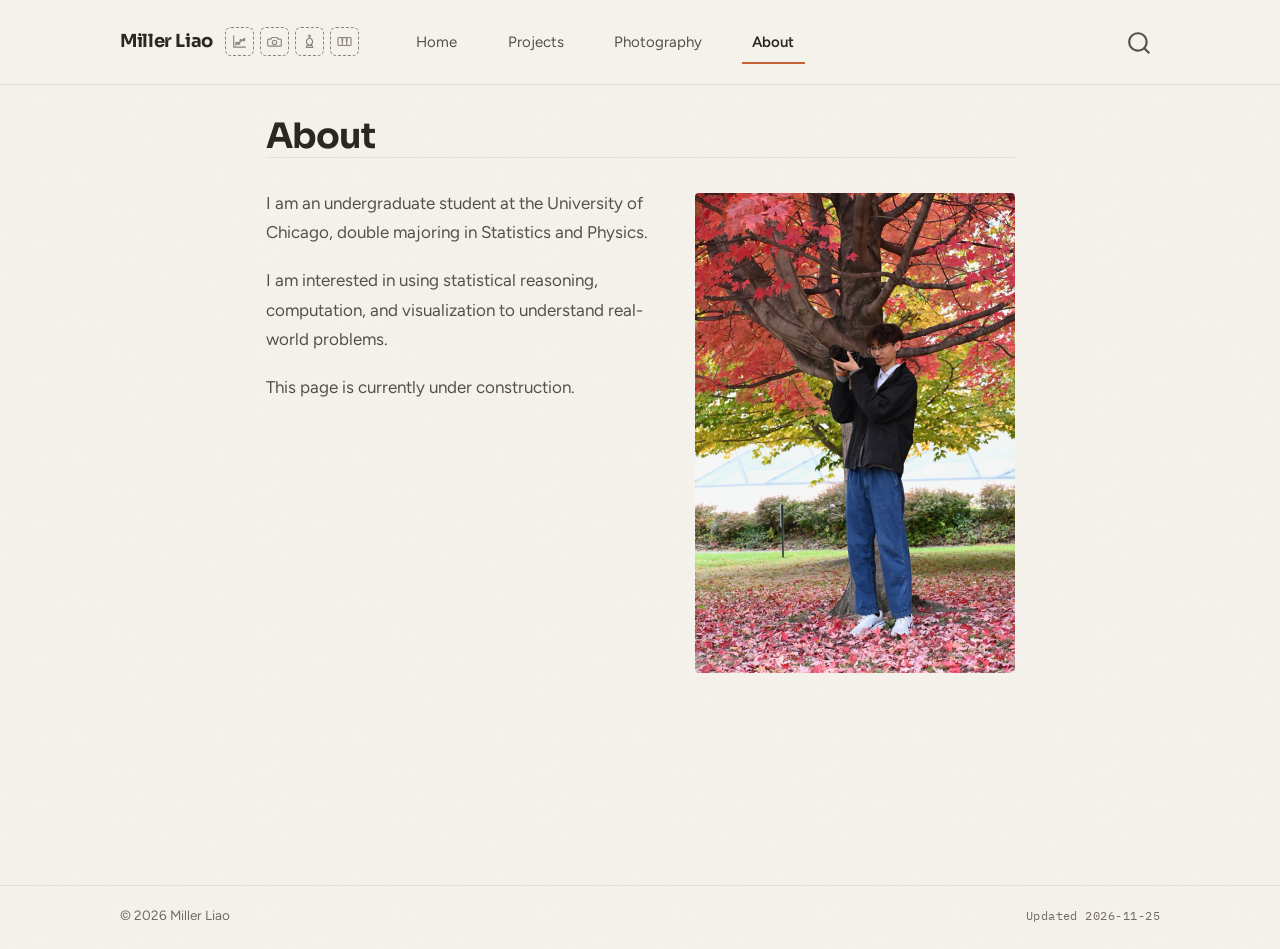
<file: about.html>
<!DOCTYPE html>
<html xmlns="http://www.w3.org/1999/xhtml" lang="en" xml:lang="en"><head>

<meta charset="utf-8">
<meta name="generator" content="quarto-1.9.38">

<meta name="viewport" content="width=device-width, initial-scale=1.0, user-scalable=yes">


<title>About – Miller Liao</title>
<style>
/* Default styles provided by pandoc.
** See https://pandoc.org/MANUAL.html#variables-for-html for config info.
*/
code{white-space: pre-wrap;}
span.smallcaps{font-variant: small-caps;}
div.columns{display: flex; gap: min(4vw, 1.5em);}
div.column{flex: auto; overflow-x: auto;}
div.hanging-indent{margin-left: 1.5em; text-indent: -1.5em;}
ul.task-list{list-style: none;}
ul.task-list li input[type="checkbox"] {
  width: 0.8em;
  margin: 0 0.8em 0.2em -1em; /* quarto-specific, see https://github.com/quarto-dev/quarto-cli/issues/4556 */ 
  vertical-align: middle;
}
</style>


<script src="site_libs/quarto-nav/quarto-nav.js"></script>
<script src="site_libs/quarto-nav/headroom.min.js"></script>
<script src="site_libs/clipboard/clipboard.min.js"></script>
<script src="site_libs/quarto-search/autocomplete.umd.js"></script>
<script src="site_libs/quarto-search/fuse.min.js"></script>
<script src="site_libs/quarto-search/quarto-search.js"></script>
<meta name="quarto:offset" content="./">
<script src="site_libs/quarto-html/quarto.js" type="module"></script>
<script src="site_libs/quarto-html/tabsets/tabsets.js" type="module"></script>
<script src="site_libs/quarto-html/popper.min.js"></script>
<script src="site_libs/quarto-html/tippy.umd.min.js"></script>
<script src="site_libs/quarto-html/anchor.min.js"></script>
<link href="site_libs/quarto-html/tippy.css" rel="stylesheet">
<link href="site_libs/quarto-html/quarto-syntax-highlighting-5f0e52f7877e3a078c44e13fc828ca0d.css" rel="stylesheet" id="quarto-text-highlighting-styles">
<script src="site_libs/bootstrap/bootstrap.min.js"></script>
<link href="site_libs/bootstrap/bootstrap-icons.css" rel="stylesheet">
<link href="site_libs/bootstrap/bootstrap-1185c29cb7250faf00c7a81d557d9f37.min.css" rel="stylesheet" append-hash="true" id="quarto-bootstrap" data-mode="light">
<script id="quarto-search-options" type="application/json">{
  "location": "navbar",
  "copy-button": false,
  "collapse-after": 3,
  "panel-placement": "end",
  "type": "overlay",
  "limit": 50,
  "keyboard-shortcut": [
    "f",
    "/",
    "s"
  ],
  "show-item-context": false,
  "language": {
    "search-no-results-text": "No results",
    "search-matching-documents-text": "matching documents",
    "search-copy-link-title": "Copy link to search",
    "search-hide-matches-text": "Hide additional matches",
    "search-more-match-text": "more match in this document",
    "search-more-matches-text": "more matches in this document",
    "search-clear-button-title": "Clear",
    "search-text-placeholder": "",
    "search-detached-cancel-button-title": "Cancel",
    "search-submit-button-title": "Submit",
    "search-label": "Search"
  }
}</script>
<meta name="color-scheme" content="only light">
<link rel="preconnect" href="https://fonts.googleapis.com">
<link rel="preconnect" href="https://fonts.gstatic.com" crossorigin="">
<link href="https://fonts.googleapis.com/css2?family=Sora:wght@600;700&amp;family=Figtree:wght@400;600&amp;family=IBM+Plex+Mono:wght@400&amp;display=swap" rel="stylesheet">


</head>

<body class="nav-fixed fullcontent quarto-light">

<div id="quarto-search-results"></div>
  <header id="quarto-header" class="headroom fixed-top">
    <nav class="navbar navbar-expand-lg " data-bs-theme="dark">
      <div class="navbar-container container-fluid">
      <div class="navbar-brand-container mx-auto">
    <a class="navbar-brand" href="./index.html">
    <span class="navbar-title">Miller Liao</span>
    </a>
  </div>
            <div id="quarto-search" class="" title="Search"></div>
          <button class="navbar-toggler" type="button" data-bs-toggle="collapse" data-bs-target="#navbarCollapse" aria-controls="navbarCollapse" role="menu" aria-expanded="false" aria-label="Toggle navigation" onclick="if (window.quartoToggleHeadroom) { window.quartoToggleHeadroom(); }">
  <span class="navbar-toggler-icon"></span>
</button>
          <div class="collapse navbar-collapse" id="navbarCollapse">
            <ul class="navbar-nav navbar-nav-scroll me-auto">
  <li class="nav-item">
    <a class="nav-link" href="./index.html"> 
<span class="menu-text">Home</span></a>
  </li>  
  <li class="nav-item">
    <a class="nav-link" href="./projects.html"> 
<span class="menu-text">Projects</span></a>
  </li>  
  <li class="nav-item">
    <a class="nav-link" href="./photography.html"> 
<span class="menu-text">Photography</span></a>
  </li>  
  <li class="nav-item">
    <a class="nav-link active" href="./about.html" aria-current="page"> 
<span class="menu-text">About</span></a>
  </li>  
</ul>
          </div> <!-- /navcollapse -->
            <div class="quarto-navbar-tools">
</div>
      </div> <!-- /container-fluid -->
    </nav>
</header>
<!-- content -->
<div id="quarto-content" class="quarto-container page-columns page-rows-contents page-layout-article page-navbar">
<!-- sidebar -->
<!-- margin-sidebar -->
    
<!-- main -->
<main class="content" id="quarto-document-content">
<!-- The four marks for what the site collects: statistics, photography, chess,
     piano. One copy, used through <use href="#mark-…"> by the navbar
     (assets/html/design-system.html) and by the About page. Same stroke
     weight, same size, drawn in currentColor. Hidden with zero size rather
     than display: none, which would stop <use> from drawing them. -->
<svg xmlns="http://www.w3.org/2000/svg" aria-hidden="true" focusable="false" style="position:absolute;width:0;height:0;overflow:hidden">
  <symbol id="mark-stats" viewbox="0 0 24 24">
    <g fill="none" stroke="currentColor" stroke-width="1.6" stroke-linecap="round" stroke-linejoin="round">
      <path d="M3.8 4v16h16.4"></path><path d="M6.4 16.9 19.6 7.4"></path>
      <circle cx="7.9" cy="14.3" r="1.15"></circle><circle cx="11.3" cy="14.9" r="1.15"></circle>
      <circle cx="13.9" cy="10.3" r="1.15"></circle><circle cx="18.2" cy="9.9" r="1.15"></circle>
    </g>
  </symbol>
  <symbol id="mark-camera" viewbox="0 0 24 24">
    <g fill="none" stroke="currentColor" stroke-width="1.6" stroke-linecap="round" stroke-linejoin="round">
      <path d="M4 8.6h2.9l1.5-2.2h7.2l1.5 2.2H20a1.6 1.6 0 0 1 1.6 1.6v6.6A1.6 1.6 0 0 1 20 18.6H4a1.6 1.6 0 0 1-1.6-1.6v-6.6A1.6 1.6 0 0 1 4 8.6Z"></path>
      <circle cx="12" cy="13.4" r="3.1"></circle>
    </g>
  </symbol>
  <symbol id="mark-king" viewbox="0 0 24 24">
    <g fill="none" stroke="currentColor" stroke-width="1.6" stroke-linecap="round" stroke-linejoin="round">
      <path d="M12 2.6v4M10 4.3h4"></path>
      <path d="M12 6.6c-2.9 1.5-4.4 3.4-4.4 5.6 0 2.2 1.5 4 4.4 5.6 2.9-1.6 4.4-3.4 4.4-5.6 0-2.2-1.5-4.1-4.4-5.6Z"></path>
      <path d="M8.4 17.8h7.2l1.1 2.6H7.3Z"></path>
    </g>
  </symbol>
  <symbol id="mark-piano" viewbox="0 0 24 24">
    <g fill="none" stroke="currentColor" stroke-width="1.6" stroke-linecap="round" stroke-linejoin="round">
      <rect x="2.8" y="6.4" width="18.4" height="11.2" rx="1.4"></rect>
      <path d="M8.9 12.6v5"></path><path d="M15.1 12.6v5"></path>
      <path d="M7.7 6.4h2.4v6h-2.4zM13.9 6.4h2.4v6h-2.4z" fill="currentColor" stroke="none"></path>
    </g>
  </symbol>
</svg>

<header id="title-block-header" class="quarto-title-block default">
<div class="quarto-title">
<h1 class="title">About</h1>
</div>



<div class="quarto-title-meta">

    
  
    
  </div>
  


</header>


<figure class="about-portrait figure">
  <img src="assets/img/about-portrait.jpg" width="640" height="960" alt="" class="figure-img">
</figure>
<p>I am an undergraduate student at the University of Chicago, double majoring in Statistics and Physics.</p>
<p>I am interested in using statistical reasoning, computation, and visualization to understand real-world problems.</p>
<p>This page is currently under construction.</p>



</main> <!-- /main -->
<script>
/*
 * DOM touches Quarto's templates do not expose:
 *   1. the four marks beside the wordmark, and the small dialog they open
 *   2. wrapping "FIG. N —" so only the label carries terracotta
 * Everything else is CSS in custom.scss.
 */
(function () {
  /* Four marks for what the site collects: statistics, photography, chess,
     piano. Quarto's navbar takes a wordmark and nothing else, so they go in
     here, after the wordmark's link rather than inside it: the wordmark goes
     home, the marks go nowhere. The drawings live once, in
     assets/html/marks.html, and are drawn here by reference. Each is a boxed
     toggle: pressed, the box fills with that mark's colour. */
  var MARKS = [["stats", "Statistics"], ["camera", "Photography"], ["king", "Chess"], ["piano", "Piano"]];
  function markButton(m) {
    return '<button type="button" class="brand-mark" data-mark="' + m[0] + '" aria-pressed="false" aria-label="' + m[1] + '">' +
      '<svg viewBox="0 0 24 24" aria-hidden="true" focusable="false"><use href="#mark-' + m[0] + '"></use></svg></button>';
  }
  function marks() { return Array.prototype.slice.call(document.querySelectorAll(".brand-mark")); }
  function isLit(b) { return b.getAttribute("aria-pressed") === "true"; }

  function addBrandMarks() {
    var brand = document.querySelector(".navbar-brand");
    if (!brand || document.querySelector(".brand-marks")) return;
    brand.insertAdjacentHTML("afterend",
      '<span class="brand-marks">' + MARKS.map(markButton).join("") + "</span>");
    marks().forEach(function (b) { b.addEventListener("click", toggleMark); });
  }

  /* Light all four and the egg opens; closing it puts all four out again. */
  var lastMark = null, eggTimer = 0;
  function toggleMark(e) {
    var b = e.currentTarget;
    lastMark = b;
    b.setAttribute("aria-pressed", isLit(b) ? "false" : "true");
    clearTimeout(eggTimer);
    // A beat before opening, so the fourth colour is seen to arrive.
    if (marks().every(isLit)) {
      eggTimer = setTimeout(function () { if (marks().every(isLit)) openEgg(); }, 350);
    }
  }

  var CLOSE =
    '<svg viewBox="0 0 24 24" aria-hidden="true" focusable="false">' +
    '<path d="M6.5 6.5l11 11M17.5 6.5l-11 11" fill="none" stroke="currentColor" stroke-width="1.6" stroke-linecap="round"/></svg>';

  function eggDialog() {
    var d = document.getElementById("egg");
    if (d) return d;
    d = document.createElement("dialog");
    d.id = "egg";
    d.className = "egg";
    d.setAttribute("aria-labelledby", "egg-title");
    d.innerHTML =
      '<div class="egg__card">' +
        '<button type="button" class="egg__close" aria-label="Close">' + CLOSE + "</button>" +
        '<h2 class="egg__title" id="egg-title">Nice! You found something:</h2>' +
        '<div class="egg__media"></div>' +
        '<div class="egg__text">' +
          '<p>Is finding <em>this</em> the reward? Or is <em>finding</em> this the reward?</p>' +
          '<p>Funny, that\'s the same question I keep asking about what to do with my life.</p>' +
          '<p>Anyways, while you are here, feel free to enjoy this piece of ... , uh, art.</p>' +
        '</div>' +
      "</div>";
    document.body.appendChild(d);
    d.querySelector(".egg__close").addEventListener("click", function () { d.close(); });
    // A click on the scrim lands on the dialog element itself; one inside the
    // card never does. Both ends of the click must be on the scrim, so a drag
    // that starts in the card and ends outside it does not close it.
    var downOnScrim = false;
    d.addEventListener("pointerdown", function (e) { downOnScrim = e.target === d; });
    d.addEventListener("click", function (e) {
      if (e.target === d && downOnScrim) d.close();
      downOnScrim = false;
    });
    // Esc, the scrim and the close button all end here.
    d.addEventListener("close", function () {
      document.documentElement.classList.remove("egg-open", "egg-gutter");
      marks().forEach(function (b) { b.setAttribute("aria-pressed", "false"); });
      if (lastMark) lastMark.focus();
    });
    return d;
  }

  function openEgg() {
    var d = eggDialog(), media = d.querySelector(".egg__media");
    if (!media.firstChild) {
      // Fetched now, on the first opening, never with the page.
      var offset = document.querySelector('meta[name="quarto:offset"]');
      var img = document.createElement("img");
      img.alt = "A chicken dancing";
      img.width = 1400;
      img.height = 781;
      img.decoding = "async";
      img.src = (offset ? offset.getAttribute("content") : "./") + "assets/img/egg/chicken.webp";
      media.appendChild(img);
    }
    // Lock the page behind it. Where a scrollbar takes room (a classic one),
    // keep its gutter, so the page does not shift sideways as it goes.
    var root = document.documentElement;
    root.classList.toggle("egg-gutter", window.innerWidth - root.clientWidth > 0);
    root.classList.add("egg-open");
    d.showModal();   // moves focus to the first control inside, the close button
  }

  /* Quarto emits "FIG.<nbsp>3 — caption" as one text node. Split off the label
     so the number can carry terracotta without touching the article source.
     Tables get the same treatment, since the numbering is part of the look. */
  function markFigureNumbers() {
    var caps = document.querySelectorAll(
      "figcaption.quarto-float-caption, figure > figcaption, table > caption");
    Array.prototype.forEach.call(caps, function (cap) {
      if (cap.querySelector(".fignum")) return;
      var node = null;
      for (var i = 0; i < cap.childNodes.length; i++) {
        if (cap.childNodes[i].nodeType === 3 && cap.childNodes[i].nodeValue.trim()) {
          node = cap.childNodes[i];
          break;
        }
      }
      if (!node) return;
      var m = node.nodeValue.match(/^(\s*)((?:FIG|TAB)\.[\s ]*\d+)(\s*[—:-]?\s*)/i);
      if (!m) return;
      var span = document.createElement("span");
      span.className = "fignum";
      span.textContent = m[2].replace(/[\s ]+/g, " ");
      node.nodeValue = node.nodeValue.slice(m[0].length);
      cap.insertBefore(document.createTextNode(" — "), node);
      cap.insertBefore(span, cap.firstChild);
    });
  }

  /* Ten glossary notes are written as <strong>term</strong><sup-ref>. Only the
     superscript is hoverable by default, which is a small target for a word
     the reader is actually stuck on. Extend each note's trigger to cover the
     term itself. Quarto builds its tippy instances after this script runs, so
     this waits for load rather than DOMContentLoaded. */
  /* The term must be immediately before the reference, with nothing but
     whitespace between. previousElementSibling is not enough: it skips over
     text nodes, so a run-in bold heading earlier in the same paragraph would
     be claimed by a note at the end of the sentence. The article has 42 bold
     spans and only 11 are glossary terms. */
  function adjacentStrong(ref) {
    var n = ref.previousSibling;
    while (n && n.nodeType === 3 && n.nodeValue.trim() === "") {
      n = n.previousSibling;
    }
    return (n && n.nodeType === 1 && n.tagName === "STRONG") ? n : null;
  }

  function linkTermsToNotes() {
    var refs = document.querySelectorAll('a[role="doc-noteref"]');
    Array.prototype.forEach.call(refs, function (ref) {
      var term = adjacentStrong(ref);
      if (!term) return;
      term.classList.add("term-hover");
      if (!ref._tippy || typeof ref._tippy.setProps !== "function") return;
      try {
        ref._tippy.setProps({ triggerTarget: [term, ref] });
      } catch (e) {
        /* older tippy: the superscript stays the trigger, underline still hints */
      }
    });
  }

  function init() { addBrandMarks(); markFigureNumbers(); }

  if (document.readyState === "loading") {
    document.addEventListener("DOMContentLoaded", init);
  } else {
    init();
  }
  if (document.readyState === "complete") {
    linkTermsToNotes();
  } else {
    window.addEventListener("load", linkTermsToNotes);
  }
})();
</script>
<script id="quarto-html-after-body" type="application/javascript">
  window.document.addEventListener("DOMContentLoaded", function (event) {
    const icon = "";
    const anchorJS = new window.AnchorJS();
    anchorJS.options = {
      placement: 'right',
      icon: icon
    };
    anchorJS.add('.anchored');
    const isCodeAnnotation = (el) => {
      for (const clz of el.classList) {
        if (clz.startsWith('code-annotation-')) {                     
          return true;
        }
      }
      return false;
    }
    const onCopySuccess = function(e) {
      // button target
      const button = e.trigger;
      // don't keep focus
      button.blur();
      // flash "checked"
      button.classList.add('code-copy-button-checked');
      var currentTitle = button.getAttribute("title");
      button.setAttribute("title", "Copied!");
      let tooltip;
      if (window.bootstrap) {
        button.setAttribute("data-bs-toggle", "tooltip");
        button.setAttribute("data-bs-placement", "left");
        button.setAttribute("data-bs-title", "Copied!");
        tooltip = new bootstrap.Tooltip(button, 
          { trigger: "manual", 
            customClass: "code-copy-button-tooltip",
            offset: [0, -8]});
        tooltip.show();    
      }
      setTimeout(function() {
        if (tooltip) {
          tooltip.hide();
          button.removeAttribute("data-bs-title");
          button.removeAttribute("data-bs-toggle");
          button.removeAttribute("data-bs-placement");
        }
        button.setAttribute("title", currentTitle);
        button.classList.remove('code-copy-button-checked');
      }, 1000);
      // clear code selection
      e.clearSelection();
    }
    const getTextToCopy = function(trigger) {
      const outerScaffold = trigger.parentElement.cloneNode(true);
      const codeEl = outerScaffold.querySelector('code');
      for (const childEl of codeEl.children) {
        if (isCodeAnnotation(childEl)) {
          childEl.remove();
        }
      }
      return codeEl.innerText;
    }
    const clipboard = new window.ClipboardJS('.code-copy-button:not([data-in-quarto-modal])', {
      text: getTextToCopy
    });
    clipboard.on('success', onCopySuccess);
    if (window.document.getElementById('quarto-embedded-source-code-modal')) {
      const clipboardModal = new window.ClipboardJS('.code-copy-button[data-in-quarto-modal]', {
        text: getTextToCopy,
        container: window.document.getElementById('quarto-embedded-source-code-modal')
      });
      clipboardModal.on('success', onCopySuccess);
    }
      var localhostRegex = new RegExp(/^(?:http|https):\/\/localhost\:?[0-9]*\//);
      var mailtoRegex = new RegExp(/^mailto:/);
        var filterRegex = new RegExp('/' + window.location.host + '/');
      var isInternal = (href) => {
          return filterRegex.test(href) || localhostRegex.test(href) || mailtoRegex.test(href);
      }
      // Inspect non-navigation links and adorn them if external
     var links = window.document.querySelectorAll('a[href]:not(.nav-link):not(.navbar-brand):not(.toc-action):not(.sidebar-link):not(.sidebar-item-toggle):not(.pagination-link):not(.no-external):not([aria-hidden]):not(.dropdown-item):not(.quarto-navigation-tool):not(.about-link)');
      for (var i=0; i<links.length; i++) {
        const link = links[i];
        if (!isInternal(link.href)) {
          // undo the damage that might have been done by quarto-nav.js in the case of
          // links that we want to consider external
          if (link.dataset.originalHref !== undefined) {
            link.href = link.dataset.originalHref;
          }
        }
      }
    function tippyHover(el, contentFn, onTriggerFn, onUntriggerFn) {
      const config = {
        allowHTML: true,
        maxWidth: 500,
        delay: 100,
        arrow: false,
        appendTo: function(el) {
            return el.parentElement;
        },
        interactive: true,
        interactiveBorder: 10,
        theme: 'quarto',
        placement: 'bottom-start',
      };
      if (contentFn) {
        config.content = contentFn;
      }
      if (onTriggerFn) {
        config.onTrigger = onTriggerFn;
      }
      if (onUntriggerFn) {
        config.onUntrigger = onUntriggerFn;
      }
      window.tippy(el, config); 
    }
    const noterefs = window.document.querySelectorAll('a[role="doc-noteref"]');
    for (var i=0; i<noterefs.length; i++) {
      const ref = noterefs[i];
      tippyHover(ref, function() {
        // use id or data attribute instead here
        let href = ref.getAttribute('data-footnote-href') || ref.getAttribute('href');
        try { href = new URL(href).hash; } catch {}
        const id = href.replace(/^#\/?/, "");
        const note = window.document.getElementById(id);
        if (note) {
          return note.innerHTML;
        } else {
          return "";
        }
      });
    }
    const xrefs = window.document.querySelectorAll('a.quarto-xref');
    const processXRef = (id, note) => {
      // Strip column container classes
      const stripColumnClz = (el) => {
        el.classList.remove("page-full", "page-columns");
        if (el.children) {
          for (const child of el.children) {
            stripColumnClz(child);
          }
        }
      }
      stripColumnClz(note)
      if (id === null || id.startsWith('sec-')) {
        // Special case sections, only their first couple elements
        const container = document.createElement("div");
        if (note.children && note.children.length > 2) {
          container.appendChild(note.children[0].cloneNode(true));
          for (let i = 1; i < note.children.length; i++) {
            const child = note.children[i];
            if (child.tagName === "P" && child.innerText === "") {
              continue;
            } else {
              container.appendChild(child.cloneNode(true));
              break;
            }
          }
          if (window.Quarto?.typesetMath) {
            window.Quarto.typesetMath(container);
          }
          return container.innerHTML
        } else {
          if (window.Quarto?.typesetMath) {
            window.Quarto.typesetMath(note);
          }
          return note.innerHTML;
        }
      } else {
        // Remove any anchor links if they are present
        const anchorLink = note.querySelector('a.anchorjs-link');
        if (anchorLink) {
          anchorLink.remove();
        }
        if (window.Quarto?.typesetMath) {
          window.Quarto.typesetMath(note);
        }
        if (note.classList.contains("callout")) {
          return note.outerHTML;
        } else {
          return note.innerHTML;
        }
      }
    }
    for (var i=0; i<xrefs.length; i++) {
      const xref = xrefs[i];
      tippyHover(xref, undefined, function(instance) {
        instance.disable();
        let url = xref.getAttribute('href');
        let hash = undefined; 
        if (url.startsWith('#')) {
          hash = url;
        } else {
          try { hash = new URL(url).hash; } catch {}
        }
        if (hash) {
          const id = hash.replace(/^#\/?/, "");
          const note = window.document.getElementById(id);
          if (note !== null) {
            try {
              const html = processXRef(id, note.cloneNode(true));
              instance.setContent(html);
            } finally {
              instance.enable();
              instance.show();
            }
          } else {
            // See if we can fetch this
            fetch(url.split('#')[0])
            .then(res => res.text())
            .then(html => {
              const parser = new DOMParser();
              const htmlDoc = parser.parseFromString(html, "text/html");
              const note = htmlDoc.getElementById(id);
              if (note !== null) {
                const html = processXRef(id, note);
                instance.setContent(html);
              } 
            }).finally(() => {
              instance.enable();
              instance.show();
            });
          }
        } else {
          // See if we can fetch a full url (with no hash to target)
          // This is a special case and we should probably do some content thinning / targeting
          fetch(url)
          .then(res => res.text())
          .then(html => {
            const parser = new DOMParser();
            const htmlDoc = parser.parseFromString(html, "text/html");
            const note = htmlDoc.querySelector('main.content');
            if (note !== null) {
              // This should only happen for chapter cross references
              // (since there is no id in the URL)
              // remove the first header
              if (note.children.length > 0 && note.children[0].tagName === "HEADER") {
                note.children[0].remove();
              }
              const html = processXRef(null, note);
              instance.setContent(html);
            } 
          }).finally(() => {
            instance.enable();
            instance.show();
          });
        }
      }, function(instance) {
      });
    }
        let selectedAnnoteEl;
        const selectorForAnnotation = ( cell, annotation) => {
          let cellAttr = 'data-code-cell="' + cell + '"';
          let lineAttr = 'data-code-annotation="' +  annotation + '"';
          const selector = 'span[' + cellAttr + '][' + lineAttr + ']';
          return selector;
        }
        const selectCodeLines = (annoteEl) => {
          const doc = window.document;
          const targetCell = annoteEl.getAttribute("data-target-cell");
          const targetAnnotation = annoteEl.getAttribute("data-target-annotation");
          const annoteSpan = window.document.querySelector(selectorForAnnotation(targetCell, targetAnnotation));
          const lines = annoteSpan.getAttribute("data-code-lines").split(",");
          const lineIds = lines.map((line) => {
            return targetCell + "-" + line;
          })
          let top = null;
          let height = null;
          let parent = null;
          if (lineIds.length > 0) {
              //compute the position of the single el (top and bottom and make a div)
              const el = window.document.getElementById(lineIds[0]);
              top = el.offsetTop;
              height = el.offsetHeight;
              parent = el.parentElement.parentElement;
            if (lineIds.length > 1) {
              const lastEl = window.document.getElementById(lineIds[lineIds.length - 1]);
              const bottom = lastEl.offsetTop + lastEl.offsetHeight;
              height = bottom - top;
            }
            if (top !== null && height !== null && parent !== null) {
              // cook up a div (if necessary) and position it 
              let div = window.document.getElementById("code-annotation-line-highlight");
              if (div === null) {
                div = window.document.createElement("div");
                div.setAttribute("id", "code-annotation-line-highlight");
                div.style.position = 'absolute';
                parent.appendChild(div);
              }
              div.style.top = top - 2 + "px";
              div.style.height = height + 4 + "px";
              div.style.left = 0;
              let gutterDiv = window.document.getElementById("code-annotation-line-highlight-gutter");
              if (gutterDiv === null) {
                gutterDiv = window.document.createElement("div");
                gutterDiv.setAttribute("id", "code-annotation-line-highlight-gutter");
                gutterDiv.style.position = 'absolute';
                const codeCell = window.document.getElementById(targetCell);
                const gutter = codeCell.querySelector('.code-annotation-gutter');
                gutter.appendChild(gutterDiv);
              }
              gutterDiv.style.top = top - 2 + "px";
              gutterDiv.style.height = height + 4 + "px";
            }
            selectedAnnoteEl = annoteEl;
          }
        };
        const unselectCodeLines = () => {
          const elementsIds = ["code-annotation-line-highlight", "code-annotation-line-highlight-gutter"];
          elementsIds.forEach((elId) => {
            const div = window.document.getElementById(elId);
            if (div) {
              div.remove();
            }
          });
          selectedAnnoteEl = undefined;
        };
          // Handle positioning of the toggle
      window.addEventListener(
        "resize",
        throttle(() => {
          elRect = undefined;
          if (selectedAnnoteEl) {
            selectCodeLines(selectedAnnoteEl);
          }
        }, 10)
      );
      function throttle(fn, ms) {
      let throttle = false;
      let timer;
        return (...args) => {
          if(!throttle) { // first call gets through
              fn.apply(this, args);
              throttle = true;
          } else { // all the others get throttled
              if(timer) clearTimeout(timer); // cancel #2
              timer = setTimeout(() => {
                fn.apply(this, args);
                timer = throttle = false;
              }, ms);
          }
        };
      }
        // Attach click handler to the DT
        const annoteDls = window.document.querySelectorAll('dt[data-target-cell]');
        for (const annoteDlNode of annoteDls) {
          annoteDlNode.addEventListener('click', (event) => {
            const clickedEl = event.target;
            if (clickedEl !== selectedAnnoteEl) {
              unselectCodeLines();
              const activeEl = window.document.querySelector('dt[data-target-cell].code-annotation-active');
              if (activeEl) {
                activeEl.classList.remove('code-annotation-active');
              }
              selectCodeLines(clickedEl);
              clickedEl.classList.add('code-annotation-active');
            } else {
              // Unselect the line
              unselectCodeLines();
              clickedEl.classList.remove('code-annotation-active');
            }
          });
        }
    const findCites = (el) => {
      const parentEl = el.parentElement;
      if (parentEl) {
        const cites = parentEl.dataset.cites;
        if (cites) {
          return {
            el,
            cites: cites.split(' ')
          };
        } else {
          return findCites(el.parentElement)
        }
      } else {
        return undefined;
      }
    };
    var bibliorefs = window.document.querySelectorAll('a[role="doc-biblioref"]');
    for (var i=0; i<bibliorefs.length; i++) {
      const ref = bibliorefs[i];
      const citeInfo = findCites(ref);
      if (citeInfo) {
        tippyHover(citeInfo.el, function() {
          var popup = window.document.createElement('div');
          citeInfo.cites.forEach(function(cite) {
            var citeDiv = window.document.createElement('div');
            citeDiv.classList.add('hanging-indent');
            citeDiv.classList.add('csl-entry');
            var biblioDiv = window.document.getElementById('ref-' + cite);
            if (biblioDiv) {
              citeDiv.innerHTML = biblioDiv.innerHTML;
            }
            popup.appendChild(citeDiv);
          });
          return popup.innerHTML;
        });
      }
    }
  });
  </script>
</div> <!-- /content -->
<footer class="footer">
  <div class="nav-footer">
    <div class="nav-footer-left">
<p>© 2026 Miller Liao</p>
</div>   
    <div class="nav-footer-center">
      &nbsp;
    </div>
    <div class="nav-footer-right">
<p>Updated 2026-11-25</p>
</div>
  </div>
</footer>




</body></html>
</file>
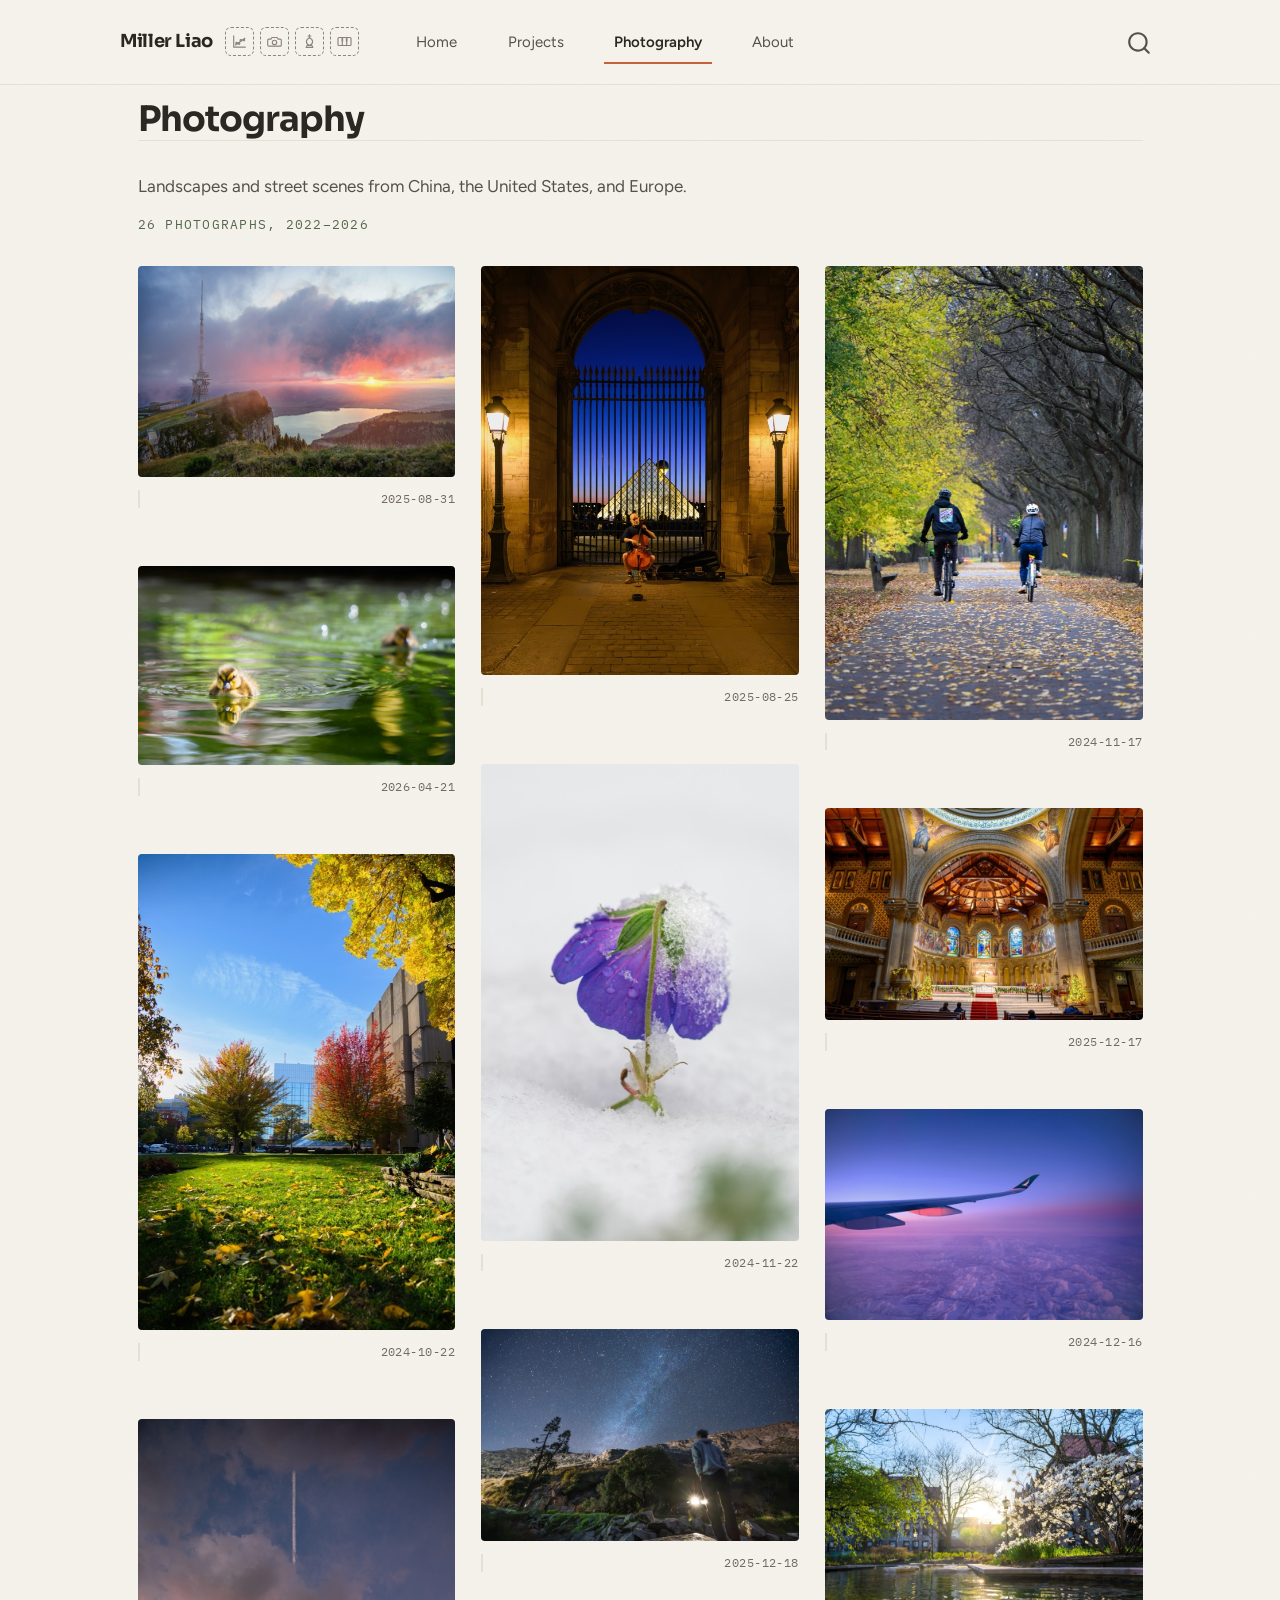
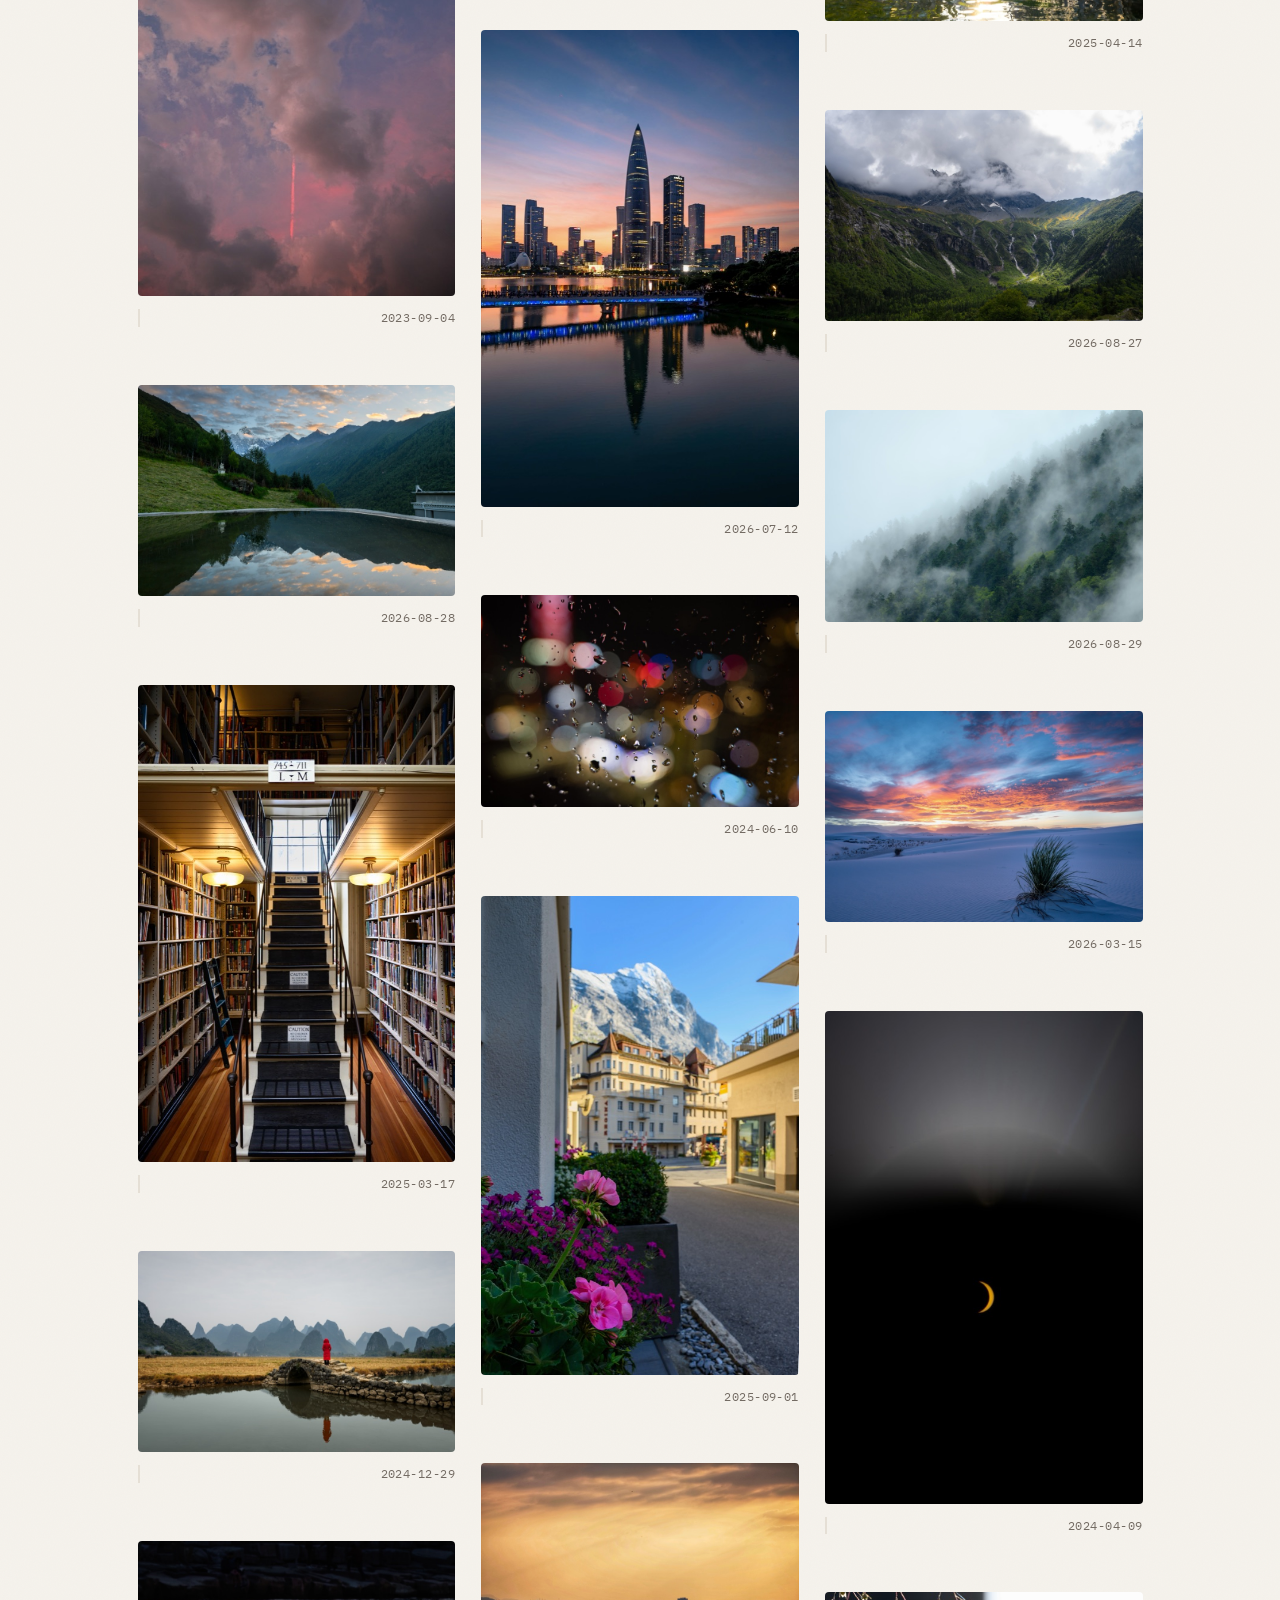
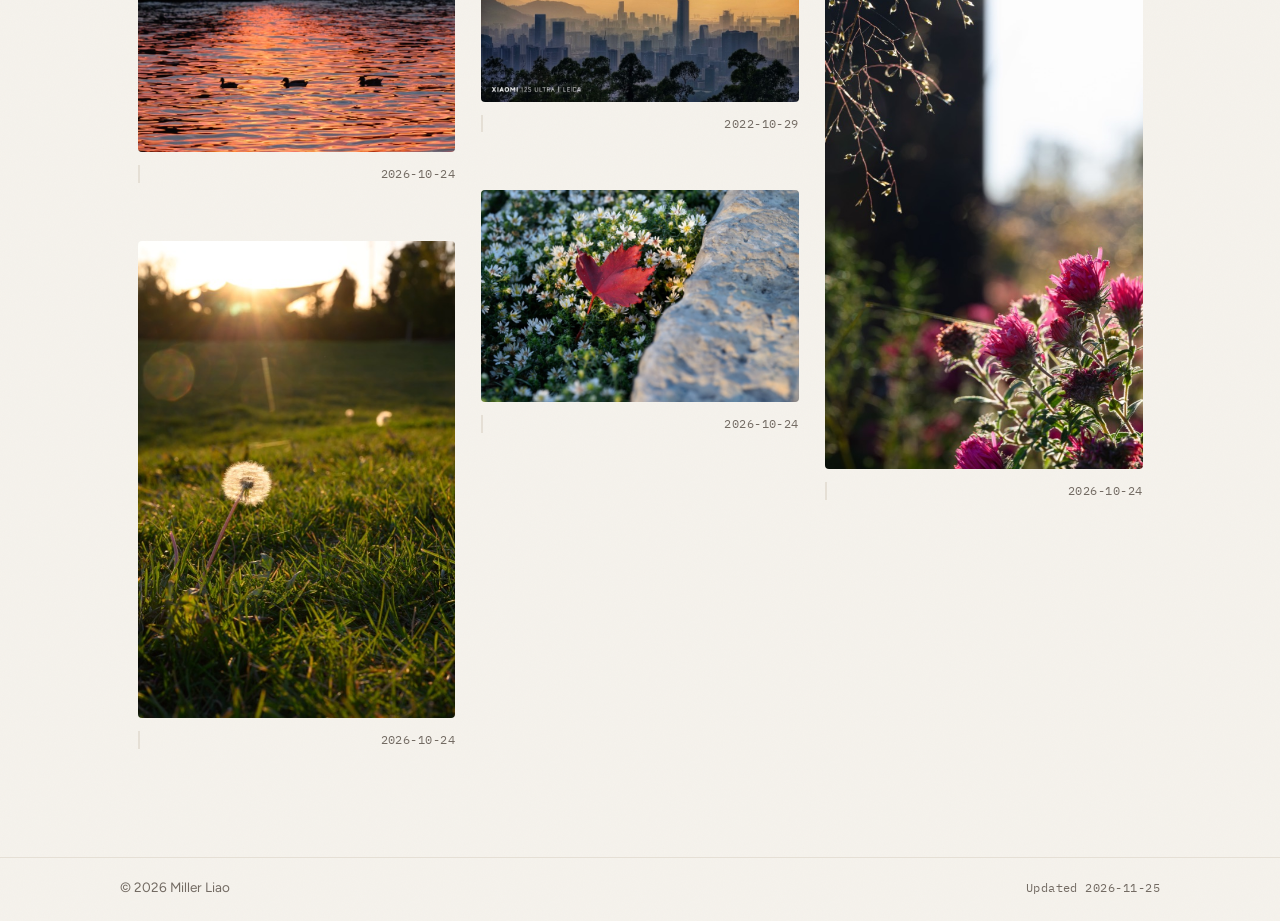
<file: photography.html>
<!DOCTYPE html>
<html xmlns="http://www.w3.org/1999/xhtml" lang="en" xml:lang="en"><head>

<meta charset="utf-8">
<meta name="generator" content="quarto-1.9.38">

<meta name="viewport" content="width=device-width, initial-scale=1.0, user-scalable=yes">


<title>Photography — Miller Liao – Miller Liao</title>
<style>
/* Default styles provided by pandoc.
** See https://pandoc.org/MANUAL.html#variables-for-html for config info.
*/
code{white-space: pre-wrap;}
span.smallcaps{font-variant: small-caps;}
div.columns{display: flex; gap: min(4vw, 1.5em);}
div.column{flex: auto; overflow-x: auto;}
div.hanging-indent{margin-left: 1.5em; text-indent: -1.5em;}
ul.task-list{list-style: none;}
ul.task-list li input[type="checkbox"] {
  width: 0.8em;
  margin: 0 0.8em 0.2em -1em; /* quarto-specific, see https://github.com/quarto-dev/quarto-cli/issues/4556 */ 
  vertical-align: middle;
}
</style>


<script src="site_libs/quarto-nav/quarto-nav.js"></script>
<script src="site_libs/quarto-nav/headroom.min.js"></script>
<script src="site_libs/clipboard/clipboard.min.js"></script>
<script src="site_libs/quarto-search/autocomplete.umd.js"></script>
<script src="site_libs/quarto-search/fuse.min.js"></script>
<script src="site_libs/quarto-search/quarto-search.js"></script>
<meta name="quarto:offset" content="./">
<script src="site_libs/quarto-html/quarto.js" type="module"></script>
<script src="site_libs/quarto-html/tabsets/tabsets.js" type="module"></script>
<script src="site_libs/quarto-html/popper.min.js"></script>
<script src="site_libs/quarto-html/tippy.umd.min.js"></script>
<script src="site_libs/quarto-html/anchor.min.js"></script>
<link href="site_libs/quarto-html/tippy.css" rel="stylesheet">
<link href="site_libs/quarto-html/quarto-syntax-highlighting-5f0e52f7877e3a078c44e13fc828ca0d.css" rel="stylesheet" id="quarto-text-highlighting-styles">
<script src="site_libs/bootstrap/bootstrap.min.js"></script>
<link href="site_libs/bootstrap/bootstrap-icons.css" rel="stylesheet">
<link href="site_libs/bootstrap/bootstrap-1185c29cb7250faf00c7a81d557d9f37.min.css" rel="stylesheet" append-hash="true" id="quarto-bootstrap" data-mode="light">
<script id="quarto-search-options" type="application/json">{
  "location": "navbar",
  "copy-button": false,
  "collapse-after": 3,
  "panel-placement": "end",
  "type": "overlay",
  "limit": 50,
  "keyboard-shortcut": [
    "f",
    "/",
    "s"
  ],
  "show-item-context": false,
  "language": {
    "search-no-results-text": "No results",
    "search-matching-documents-text": "matching documents",
    "search-copy-link-title": "Copy link to search",
    "search-hide-matches-text": "Hide additional matches",
    "search-more-match-text": "more match in this document",
    "search-more-matches-text": "more matches in this document",
    "search-clear-button-title": "Clear",
    "search-text-placeholder": "",
    "search-detached-cancel-button-title": "Cancel",
    "search-submit-button-title": "Submit",
    "search-label": "Search"
  }
}</script>
<meta name="color-scheme" content="only light">
<link rel="preconnect" href="https://fonts.googleapis.com">
<link rel="preconnect" href="https://fonts.gstatic.com" crossorigin="">
<link href="https://fonts.googleapis.com/css2?family=Sora:wght@600;700&amp;family=Figtree:wght@400;600&amp;family=IBM+Plex+Mono:wght@400&amp;display=swap" rel="stylesheet">
<link rel="stylesheet" href="assets/vendor/glightbox/glightbox.min.css">


</head>

<body class="nav-fixed page-photos quarto-light">

<div id="quarto-search-results"></div>
  <header id="quarto-header" class="headroom fixed-top">
    <nav class="navbar navbar-expand-lg " data-bs-theme="dark">
      <div class="navbar-container container-fluid">
      <div class="navbar-brand-container mx-auto">
    <a class="navbar-brand" href="./index.html">
    <span class="navbar-title">Miller Liao</span>
    </a>
  </div>
            <div id="quarto-search" class="" title="Search"></div>
          <button class="navbar-toggler" type="button" data-bs-toggle="collapse" data-bs-target="#navbarCollapse" aria-controls="navbarCollapse" role="menu" aria-expanded="false" aria-label="Toggle navigation" onclick="if (window.quartoToggleHeadroom) { window.quartoToggleHeadroom(); }">
  <span class="navbar-toggler-icon"></span>
</button>
          <div class="collapse navbar-collapse" id="navbarCollapse">
            <ul class="navbar-nav navbar-nav-scroll me-auto">
  <li class="nav-item">
    <a class="nav-link" href="./index.html"> 
<span class="menu-text">Home</span></a>
  </li>  
  <li class="nav-item">
    <a class="nav-link" href="./projects.html"> 
<span class="menu-text">Projects</span></a>
  </li>  
  <li class="nav-item">
    <a class="nav-link active" href="./photography.html" aria-current="page"> 
<span class="menu-text">Photography</span></a>
  </li>  
  <li class="nav-item">
    <a class="nav-link" href="./about.html"> 
<span class="menu-text">About</span></a>
  </li>  
</ul>
          </div> <!-- /navcollapse -->
            <div class="quarto-navbar-tools">
</div>
      </div> <!-- /container-fluid -->
    </nav>
</header>
<!-- content -->
<div id="quarto-content" class="quarto-container page-columns page-rows-contents page-layout-full page-navbar">
<!-- sidebar -->
<!-- margin-sidebar -->
    
<!-- main -->
<main class="content column-page" id="quarto-document-content">
<!-- The four marks for what the site collects: statistics, photography, chess,
     piano. One copy, used through <use href="#mark-…"> by the navbar
     (assets/html/design-system.html) and by the About page. Same stroke
     weight, same size, drawn in currentColor. Hidden with zero size rather
     than display: none, which would stop <use> from drawing them. -->
<svg xmlns="http://www.w3.org/2000/svg" aria-hidden="true" focusable="false" style="position:absolute;width:0;height:0;overflow:hidden">
  <symbol id="mark-stats" viewbox="0 0 24 24">
    <g fill="none" stroke="currentColor" stroke-width="1.6" stroke-linecap="round" stroke-linejoin="round">
      <path d="M3.8 4v16h16.4"></path><path d="M6.4 16.9 19.6 7.4"></path>
      <circle cx="7.9" cy="14.3" r="1.15"></circle><circle cx="11.3" cy="14.9" r="1.15"></circle>
      <circle cx="13.9" cy="10.3" r="1.15"></circle><circle cx="18.2" cy="9.9" r="1.15"></circle>
    </g>
  </symbol>
  <symbol id="mark-camera" viewbox="0 0 24 24">
    <g fill="none" stroke="currentColor" stroke-width="1.6" stroke-linecap="round" stroke-linejoin="round">
      <path d="M4 8.6h2.9l1.5-2.2h7.2l1.5 2.2H20a1.6 1.6 0 0 1 1.6 1.6v6.6A1.6 1.6 0 0 1 20 18.6H4a1.6 1.6 0 0 1-1.6-1.6v-6.6A1.6 1.6 0 0 1 4 8.6Z"></path>
      <circle cx="12" cy="13.4" r="3.1"></circle>
    </g>
  </symbol>
  <symbol id="mark-king" viewbox="0 0 24 24">
    <g fill="none" stroke="currentColor" stroke-width="1.6" stroke-linecap="round" stroke-linejoin="round">
      <path d="M12 2.6v4M10 4.3h4"></path>
      <path d="M12 6.6c-2.9 1.5-4.4 3.4-4.4 5.6 0 2.2 1.5 4 4.4 5.6 2.9-1.6 4.4-3.4 4.4-5.6 0-2.2-1.5-4.1-4.4-5.6Z"></path>
      <path d="M8.4 17.8h7.2l1.1 2.6H7.3Z"></path>
    </g>
  </symbol>
  <symbol id="mark-piano" viewbox="0 0 24 24">
    <g fill="none" stroke="currentColor" stroke-width="1.6" stroke-linecap="round" stroke-linejoin="round">
      <rect x="2.8" y="6.4" width="18.4" height="11.2" rx="1.4"></rect>
      <path d="M8.9 12.6v5"></path><path d="M15.1 12.6v5"></path>
      <path d="M7.7 6.4h2.4v6h-2.4zM13.9 6.4h2.4v6h-2.4z" fill="currentColor" stroke="none"></path>
    </g>
  </symbol>
</svg>

<header id="title-block-header" class="quarto-title-block default">
<div class="quarto-title">
<h1 class="title">Photography</h1>
</div>



<div class="quarto-title-meta column-page">

    
  
    
  </div>
  


</header>


<p>Landscapes and street scenes from China, the United States, and Europe.</p>
<p class="photo-count mono">26 photographs, 2022–2026</p>
<div class="photo-grid" data-columns="3">
<figure class="photo-item figure" id="2025-08-31-01">
  <a class="lightbox photo-item__link" href="assets/photos/full/2025-08-31-01.jpg" data-gallery="photos" data-desc-position="bottom" data-glightbox="description: 2025-08-31">
    <img src="assets/photos/grid/2025-08-31-01.jpg" srcset="assets/photos/grid/2025-08-31-01.jpg 800w, assets/photos/full/2025-08-31-01.jpg 2000w" sizes="(min-width: 1000px) 32vw, (min-width: 620px) 48vw, 92vw" width="800" height="533" style="aspect-ratio: 800 / 533" loading="lazy" decoding="async" alt="" class="figure-img">
  </a>
  <figcaption class="photo-cap"><span class="photo-cap__meta"><span></span><span>2025-08-31</span></span></figcaption>
</figure>
<figure class="photo-item figure" id="2025-08-25-01">
  <a class="lightbox photo-item__link" href="assets/photos/full/2025-08-25-01.jpg" data-gallery="photos" data-desc-position="right" data-glightbox="description: 2025-08-25">
    <img src="assets/photos/grid/2025-08-25-01.jpg" srcset="assets/photos/grid/2025-08-25-01.jpg 800w, assets/photos/full/2025-08-25-01.jpg 2000w" sizes="(min-width: 1000px) 32vw, (min-width: 620px) 48vw, 92vw" width="621" height="800" style="aspect-ratio: 621 / 800" loading="lazy" decoding="async" alt="" class="figure-img">
  </a>
  <figcaption class="photo-cap"><span class="photo-cap__meta"><span></span><span>2025-08-25</span></span></figcaption>
</figure>
<figure class="photo-item figure" id="2024-11-17-01">
  <a class="lightbox photo-item__link" href="assets/photos/full/2024-11-17-01.jpg" data-gallery="photos" data-desc-position="right" data-glightbox="description: 2024-11-17">
    <img src="assets/photos/grid/2024-11-17-01.jpg" srcset="assets/photos/grid/2024-11-17-01.jpg 800w, assets/photos/full/2024-11-17-01.jpg 2000w" sizes="(min-width: 1000px) 32vw, (min-width: 620px) 48vw, 92vw" width="560" height="800" style="aspect-ratio: 560 / 800" loading="lazy" decoding="async" alt="" class="figure-img">
  </a>
  <figcaption class="photo-cap"><span class="photo-cap__meta"><span></span><span>2024-11-17</span></span></figcaption>
</figure>
<figure class="photo-item figure" id="2026-04-21-01">
  <a class="lightbox photo-item__link" href="assets/photos/full/2026-04-21-01.jpg" data-gallery="photos" data-desc-position="bottom" data-glightbox="description: 2026-04-21">
    <img src="assets/photos/grid/2026-04-21-01.jpg" srcset="assets/photos/grid/2026-04-21-01.jpg 800w, assets/photos/full/2026-04-21-01.jpg 2000w" sizes="(min-width: 1000px) 32vw, (min-width: 620px) 48vw, 92vw" width="800" height="500" style="aspect-ratio: 800 / 500" loading="lazy" decoding="async" alt="" class="figure-img">
  </a>
  <figcaption class="photo-cap"><span class="photo-cap__meta"><span></span><span>2026-04-21</span></span></figcaption>
</figure>
<figure class="photo-item figure" id="2024-11-22-01">
  <a class="lightbox photo-item__link" href="assets/photos/full/2024-11-22-01.jpg" data-gallery="photos" data-desc-position="right" data-glightbox="description: 2024-11-22">
    <img src="assets/photos/grid/2024-11-22-01.jpg" srcset="assets/photos/grid/2024-11-22-01.jpg 800w, assets/photos/full/2024-11-22-01.jpg 2000w" sizes="(min-width: 1000px) 32vw, (min-width: 620px) 48vw, 92vw" width="533" height="800" style="aspect-ratio: 533 / 800" loading="lazy" decoding="async" alt="" class="figure-img">
  </a>
  <figcaption class="photo-cap"><span class="photo-cap__meta"><span></span><span>2024-11-22</span></span></figcaption>
</figure>
<figure class="photo-item figure" id="2025-12-17-01">
  <a class="lightbox photo-item__link" href="assets/photos/full/2025-12-17-01.jpg" data-gallery="photos" data-desc-position="bottom" data-glightbox="description: 2025-12-17">
    <img src="assets/photos/grid/2025-12-17-01.jpg" srcset="assets/photos/grid/2025-12-17-01.jpg 800w, assets/photos/full/2025-12-17-01.jpg 2000w" sizes="(min-width: 1000px) 32vw, (min-width: 620px) 48vw, 92vw" width="800" height="533" style="aspect-ratio: 800 / 533" loading="lazy" decoding="async" alt="" class="figure-img">
  </a>
  <figcaption class="photo-cap"><span class="photo-cap__meta"><span></span><span>2025-12-17</span></span></figcaption>
</figure>
<figure class="photo-item figure" id="2024-10-22-01">
  <a class="lightbox photo-item__link" href="assets/photos/full/2024-10-22-01.jpg" data-gallery="photos" data-desc-position="right" data-glightbox="description: 2024-10-22">
    <img src="assets/photos/grid/2024-10-22-01.jpg" srcset="assets/photos/grid/2024-10-22-01.jpg 800w, assets/photos/full/2024-10-22-01.jpg 2000w" sizes="(min-width: 1000px) 32vw, (min-width: 620px) 48vw, 92vw" width="533" height="800" style="aspect-ratio: 533 / 800" loading="lazy" decoding="async" alt="" class="figure-img">
  </a>
  <figcaption class="photo-cap"><span class="photo-cap__meta"><span></span><span>2024-10-22</span></span></figcaption>
</figure>
<figure class="photo-item figure" id="2024-12-16-01">
  <a class="lightbox photo-item__link" href="assets/photos/full/2024-12-16-01.jpg" data-gallery="photos" data-desc-position="bottom" data-glightbox="description: 2024-12-16">
    <img src="assets/photos/grid/2024-12-16-01.jpg" srcset="assets/photos/grid/2024-12-16-01.jpg 800w, assets/photos/full/2024-12-16-01.jpg 2000w" sizes="(min-width: 1000px) 32vw, (min-width: 620px) 48vw, 92vw" width="800" height="533" style="aspect-ratio: 800 / 533" loading="lazy" decoding="async" alt="" class="figure-img">
  </a>
  <figcaption class="photo-cap"><span class="photo-cap__meta"><span></span><span>2024-12-16</span></span></figcaption>
</figure>
<figure class="photo-item figure" id="2025-12-18-01">
  <a class="lightbox photo-item__link" href="assets/photos/full/2025-12-18-01.jpg" data-gallery="photos" data-desc-position="bottom" data-glightbox="description: 2025-12-18">
    <img src="assets/photos/grid/2025-12-18-01.jpg" srcset="assets/photos/grid/2025-12-18-01.jpg 800w, assets/photos/full/2025-12-18-01.jpg 2000w" sizes="(min-width: 1000px) 32vw, (min-width: 620px) 48vw, 92vw" width="800" height="533" style="aspect-ratio: 800 / 533" loading="lazy" decoding="async" alt="" class="figure-img">
  </a>
  <figcaption class="photo-cap"><span class="photo-cap__meta"><span></span><span>2025-12-18</span></span></figcaption>
</figure>
<figure class="photo-item figure" id="2025-04-14-01">
  <a class="lightbox photo-item__link" href="assets/photos/full/2025-04-14-01.jpg" data-gallery="photos" data-desc-position="bottom" data-glightbox="description: 2025-04-14">
    <img src="assets/photos/grid/2025-04-14-01.jpg" srcset="assets/photos/grid/2025-04-14-01.jpg 800w, assets/photos/full/2025-04-14-01.jpg 2000w" sizes="(min-width: 1000px) 32vw, (min-width: 620px) 48vw, 92vw" width="800" height="533" style="aspect-ratio: 800 / 533" loading="lazy" decoding="async" alt="" class="figure-img">
  </a>
  <figcaption class="photo-cap"><span class="photo-cap__meta"><span></span><span>2025-04-14</span></span></figcaption>
</figure>
<figure class="photo-item figure" id="2023-09-04-01">
  <a class="lightbox photo-item__link" href="assets/photos/full/2023-09-04-01.jpg" data-gallery="photos" data-desc-position="right" data-glightbox="description: 2023-09-04">
    <img src="assets/photos/grid/2023-09-04-01.jpg" srcset="assets/photos/grid/2023-09-04-01.jpg 800w, assets/photos/full/2023-09-04-01.jpg 2000w" sizes="(min-width: 1000px) 32vw, (min-width: 620px) 48vw, 92vw" width="533" height="800" style="aspect-ratio: 533 / 800" loading="lazy" decoding="async" alt="" class="figure-img">
  </a>
  <figcaption class="photo-cap"><span class="photo-cap__meta"><span></span><span>2023-09-04</span></span></figcaption>
</figure>
<figure class="photo-item figure" id="2026-07-12-01">
  <a class="lightbox photo-item__link" href="assets/photos/full/2026-07-12-01.jpg" data-gallery="photos" data-desc-position="right" data-glightbox="description: 2026-07-12">
    <img src="assets/photos/grid/2026-07-12-01.jpg" srcset="assets/photos/grid/2026-07-12-01.jpg 800w, assets/photos/full/2026-07-12-01.jpg 2000w" sizes="(min-width: 1000px) 32vw, (min-width: 620px) 48vw, 92vw" width="533" height="800" style="aspect-ratio: 533 / 800" loading="lazy" decoding="async" alt="" class="figure-img">
  </a>
  <figcaption class="photo-cap"><span class="photo-cap__meta"><span></span><span>2026-07-12</span></span></figcaption>
</figure>
<figure class="photo-item figure" id="2026-08-27-01">
  <a class="lightbox photo-item__link" href="assets/photos/full/2026-08-27-01.jpg" data-gallery="photos" data-desc-position="bottom" data-glightbox="description: 2026-08-27">
    <img src="assets/photos/grid/2026-08-27-01.jpg" srcset="assets/photos/grid/2026-08-27-01.jpg 800w, assets/photos/full/2026-08-27-01.jpg 2000w" sizes="(min-width: 1000px) 32vw, (min-width: 620px) 48vw, 92vw" width="800" height="533" style="aspect-ratio: 800 / 533" loading="lazy" decoding="async" alt="" class="figure-img">
  </a>
  <figcaption class="photo-cap"><span class="photo-cap__meta"><span></span><span>2026-08-27</span></span></figcaption>
</figure>
<figure class="photo-item figure" id="2026-08-28-01">
  <a class="lightbox photo-item__link" href="assets/photos/full/2026-08-28-01.jpg" data-gallery="photos" data-desc-position="bottom" data-glightbox="description: 2026-08-28">
    <img src="assets/photos/grid/2026-08-28-01.jpg" srcset="assets/photos/grid/2026-08-28-01.jpg 800w, assets/photos/full/2026-08-28-01.jpg 2000w" sizes="(min-width: 1000px) 32vw, (min-width: 620px) 48vw, 92vw" width="800" height="533" style="aspect-ratio: 800 / 533" loading="lazy" decoding="async" alt="" class="figure-img">
  </a>
  <figcaption class="photo-cap"><span class="photo-cap__meta"><span></span><span>2026-08-28</span></span></figcaption>
</figure>
<figure class="photo-item figure" id="2026-08-29-01">
  <a class="lightbox photo-item__link" href="assets/photos/full/2026-08-29-01.jpg" data-gallery="photos" data-desc-position="bottom" data-glightbox="description: 2026-08-29">
    <img src="assets/photos/grid/2026-08-29-01.jpg" srcset="assets/photos/grid/2026-08-29-01.jpg 800w, assets/photos/full/2026-08-29-01.jpg 2000w" sizes="(min-width: 1000px) 32vw, (min-width: 620px) 48vw, 92vw" width="800" height="533" style="aspect-ratio: 800 / 533" loading="lazy" decoding="async" alt="" class="figure-img">
  </a>
  <figcaption class="photo-cap"><span class="photo-cap__meta"><span></span><span>2026-08-29</span></span></figcaption>
</figure>
<figure class="photo-item figure" id="2024-06-10-01">
  <a class="lightbox photo-item__link" href="assets/photos/full/2024-06-10-01.jpg" data-gallery="photos" data-desc-position="bottom" data-glightbox="description: 2024-06-10">
    <img src="assets/photos/grid/2024-06-10-01.jpg" srcset="assets/photos/grid/2024-06-10-01.jpg 800w, assets/photos/full/2024-06-10-01.jpg 2000w" sizes="(min-width: 1000px) 32vw, (min-width: 620px) 48vw, 92vw" width="800" height="533" style="aspect-ratio: 800 / 533" loading="lazy" decoding="async" alt="" class="figure-img">
  </a>
  <figcaption class="photo-cap"><span class="photo-cap__meta"><span></span><span>2024-06-10</span></span></figcaption>
</figure>
<figure class="photo-item figure" id="2025-03-17-01">
  <a class="lightbox photo-item__link" href="assets/photos/full/2025-03-17-01.jpg" data-gallery="photos" data-desc-position="right" data-glightbox="description: 2025-03-17">
    <img src="assets/photos/grid/2025-03-17-01.jpg" srcset="assets/photos/grid/2025-03-17-01.jpg 800w, assets/photos/full/2025-03-17-01.jpg 2000w" sizes="(min-width: 1000px) 32vw, (min-width: 620px) 48vw, 92vw" width="533" height="800" style="aspect-ratio: 533 / 800" loading="lazy" decoding="async" alt="" class="figure-img">
  </a>
  <figcaption class="photo-cap"><span class="photo-cap__meta"><span></span><span>2025-03-17</span></span></figcaption>
</figure>
<figure class="photo-item figure" id="2026-03-15-01">
  <a class="lightbox photo-item__link" href="assets/photos/full/2026-03-15-01.jpg" data-gallery="photos" data-desc-position="bottom" data-glightbox="description: 2026-03-15">
    <img src="assets/photos/grid/2026-03-15-01.jpg" srcset="assets/photos/grid/2026-03-15-01.jpg 800w, assets/photos/full/2026-03-15-01.jpg 2000w" sizes="(min-width: 1000px) 32vw, (min-width: 620px) 48vw, 92vw" width="800" height="533" style="aspect-ratio: 800 / 533" loading="lazy" decoding="async" alt="" class="figure-img">
  </a>
  <figcaption class="photo-cap"><span class="photo-cap__meta"><span></span><span>2026-03-15</span></span></figcaption>
</figure>
<figure class="photo-item figure" id="2025-09-01-01">
  <a class="lightbox photo-item__link" href="assets/photos/full/2025-09-01-01.jpg" data-gallery="photos" data-desc-position="right" data-glightbox="description: 2025-09-01">
    <img src="assets/photos/grid/2025-09-01-01.jpg" srcset="assets/photos/grid/2025-09-01-01.jpg 800w, assets/photos/full/2025-09-01-01.jpg 2000w" sizes="(min-width: 1000px) 32vw, (min-width: 620px) 48vw, 92vw" width="531" height="800" style="aspect-ratio: 531 / 800" loading="lazy" decoding="async" alt="" class="figure-img">
  </a>
  <figcaption class="photo-cap"><span class="photo-cap__meta"><span></span><span>2025-09-01</span></span></figcaption>
</figure>
<figure class="photo-item figure" id="2024-04-09-01">
  <a class="lightbox photo-item__link" href="assets/photos/full/2024-04-09-01.jpg" data-gallery="photos" data-desc-position="right" data-glightbox="description: 2024-04-09">
    <img src="assets/photos/grid/2024-04-09-01.jpg" srcset="assets/photos/grid/2024-04-09-01.jpg 800w, assets/photos/full/2024-04-09-01.jpg 2000w" sizes="(min-width: 1000px) 32vw, (min-width: 620px) 48vw, 92vw" width="516" height="800" style="aspect-ratio: 516 / 800" loading="lazy" decoding="async" alt="" class="figure-img">
  </a>
  <figcaption class="photo-cap"><span class="photo-cap__meta"><span></span><span>2024-04-09</span></span></figcaption>
</figure>
<figure class="photo-item figure" id="2024-12-29-01">
  <a class="lightbox photo-item__link" href="assets/photos/full/2024-12-29-01.jpg" data-gallery="photos" data-desc-position="bottom" data-glightbox="description: 2024-12-29">
    <img src="assets/photos/grid/2024-12-29-01.jpg" srcset="assets/photos/grid/2024-12-29-01.jpg 800w, assets/photos/full/2024-12-29-01.jpg 2000w" sizes="(min-width: 1000px) 32vw, (min-width: 620px) 48vw, 92vw" width="800" height="506" style="aspect-ratio: 800 / 506" loading="lazy" decoding="async" alt="" class="figure-img">
  </a>
  <figcaption class="photo-cap"><span class="photo-cap__meta"><span></span><span>2024-12-29</span></span></figcaption>
</figure>
<figure class="photo-item figure" id="2022-10-29-01">
  <a class="lightbox photo-item__link" href="assets/photos/full/2022-10-29-01.jpg" data-gallery="photos" data-desc-position="bottom" data-glightbox="description: 2022-10-29">
    <img src="assets/photos/grid/2022-10-29-01.jpg" srcset="assets/photos/grid/2022-10-29-01.jpg 800w, assets/photos/full/2022-10-29-01.jpg 2000w" sizes="(min-width: 1000px) 32vw, (min-width: 620px) 48vw, 92vw" width="800" height="600" style="aspect-ratio: 800 / 600" loading="lazy" decoding="async" alt="" class="figure-img">
  </a>
  <figcaption class="photo-cap"><span class="photo-cap__meta"><span></span><span>2022-10-29</span></span></figcaption>
</figure>
<figure class="photo-item figure" id="2026-10-24-01">
  <a class="lightbox photo-item__link" href="assets/photos/full/2026-10-24-01.jpg" data-gallery="photos" data-desc-position="bottom" data-glightbox="description: 2026-10-24">
    <img src="assets/photos/grid/2026-10-24-01.jpg" srcset="assets/photos/grid/2026-10-24-01.jpg 800w, assets/photos/full/2026-10-24-01.jpg 2000w" sizes="(min-width: 1000px) 32vw, (min-width: 620px) 48vw, 92vw" width="800" height="533" style="aspect-ratio: 800 / 533" loading="lazy" decoding="async" alt="" class="figure-img">
  </a>
  <figcaption class="photo-cap"><span class="photo-cap__meta"><span></span><span>2026-10-24</span></span></figcaption>
</figure>
<figure class="photo-item figure" id="2026-10-24-02">
  <a class="lightbox photo-item__link" href="assets/photos/full/2026-10-24-02.jpg" data-gallery="photos" data-desc-position="right" data-glightbox="description: 2026-10-24">
    <img src="assets/photos/grid/2026-10-24-02.jpg" srcset="assets/photos/grid/2026-10-24-02.jpg 800w, assets/photos/full/2026-10-24-02.jpg 2000w" sizes="(min-width: 1000px) 32vw, (min-width: 620px) 48vw, 92vw" width="533" height="800" style="aspect-ratio: 533 / 800" loading="lazy" decoding="async" alt="" class="figure-img">
  </a>
  <figcaption class="photo-cap"><span class="photo-cap__meta"><span></span><span>2026-10-24</span></span></figcaption>
</figure>
<figure class="photo-item figure" id="2026-10-24-03">
  <a class="lightbox photo-item__link" href="assets/photos/full/2026-10-24-03.jpg" data-gallery="photos" data-desc-position="bottom" data-glightbox="description: 2026-10-24">
    <img src="assets/photos/grid/2026-10-24-03.jpg" srcset="assets/photos/grid/2026-10-24-03.jpg 800w, assets/photos/full/2026-10-24-03.jpg 2000w" sizes="(min-width: 1000px) 32vw, (min-width: 620px) 48vw, 92vw" width="800" height="533" style="aspect-ratio: 800 / 533" loading="lazy" decoding="async" alt="" class="figure-img">
  </a>
  <figcaption class="photo-cap"><span class="photo-cap__meta"><span></span><span>2026-10-24</span></span></figcaption>
</figure>
<figure class="photo-item figure" id="2026-10-24-04">
  <a class="lightbox photo-item__link" href="assets/photos/full/2026-10-24-04.jpg" data-gallery="photos" data-desc-position="right" data-glightbox="description: 2026-10-24">
    <img src="assets/photos/grid/2026-10-24-04.jpg" srcset="assets/photos/grid/2026-10-24-04.jpg 800w, assets/photos/full/2026-10-24-04.jpg 2000w" sizes="(min-width: 1000px) 32vw, (min-width: 620px) 48vw, 92vw" width="533" height="800" style="aspect-ratio: 533 / 800" loading="lazy" decoding="async" alt="" class="figure-img">
  </a>
  <figcaption class="photo-cap"><span class="photo-cap__meta"><span></span><span>2026-10-24</span></span></figcaption>
</figure>
</div>



</main> <!-- /main -->
<script>
/*
 * DOM touches Quarto's templates do not expose:
 *   1. the four marks beside the wordmark, and the small dialog they open
 *   2. wrapping "FIG. N —" so only the label carries terracotta
 * Everything else is CSS in custom.scss.
 */
(function () {
  /* Four marks for what the site collects: statistics, photography, chess,
     piano. Quarto's navbar takes a wordmark and nothing else, so they go in
     here, after the wordmark's link rather than inside it: the wordmark goes
     home, the marks go nowhere. The drawings live once, in
     assets/html/marks.html, and are drawn here by reference. Each is a boxed
     toggle: pressed, the box fills with that mark's colour. */
  var MARKS = [["stats", "Statistics"], ["camera", "Photography"], ["king", "Chess"], ["piano", "Piano"]];
  function markButton(m) {
    return '<button type="button" class="brand-mark" data-mark="' + m[0] + '" aria-pressed="false" aria-label="' + m[1] + '">' +
      '<svg viewBox="0 0 24 24" aria-hidden="true" focusable="false"><use href="#mark-' + m[0] + '"></use></svg></button>';
  }
  function marks() { return Array.prototype.slice.call(document.querySelectorAll(".brand-mark")); }
  function isLit(b) { return b.getAttribute("aria-pressed") === "true"; }

  function addBrandMarks() {
    var brand = document.querySelector(".navbar-brand");
    if (!brand || document.querySelector(".brand-marks")) return;
    brand.insertAdjacentHTML("afterend",
      '<span class="brand-marks">' + MARKS.map(markButton).join("") + "</span>");
    marks().forEach(function (b) { b.addEventListener("click", toggleMark); });
  }

  /* Light all four and the egg opens; closing it puts all four out again. */
  var lastMark = null, eggTimer = 0;
  function toggleMark(e) {
    var b = e.currentTarget;
    lastMark = b;
    b.setAttribute("aria-pressed", isLit(b) ? "false" : "true");
    clearTimeout(eggTimer);
    // A beat before opening, so the fourth colour is seen to arrive.
    if (marks().every(isLit)) {
      eggTimer = setTimeout(function () { if (marks().every(isLit)) openEgg(); }, 350);
    }
  }

  var CLOSE =
    '<svg viewBox="0 0 24 24" aria-hidden="true" focusable="false">' +
    '<path d="M6.5 6.5l11 11M17.5 6.5l-11 11" fill="none" stroke="currentColor" stroke-width="1.6" stroke-linecap="round"/></svg>';

  function eggDialog() {
    var d = document.getElementById("egg");
    if (d) return d;
    d = document.createElement("dialog");
    d.id = "egg";
    d.className = "egg";
    d.setAttribute("aria-labelledby", "egg-title");
    d.innerHTML =
      '<div class="egg__card">' +
        '<button type="button" class="egg__close" aria-label="Close">' + CLOSE + "</button>" +
        '<h2 class="egg__title" id="egg-title">Nice! You found something:</h2>' +
        '<div class="egg__media"></div>' +
        '<div class="egg__text">' +
          '<p>Is finding <em>this</em> the reward? Or is <em>finding</em> this the reward?</p>' +
          '<p>Funny, that\'s the same question I keep asking about what to do with my life.</p>' +
          '<p>Anyways, while you are here, feel free to enjoy this piece of ... , uh, art.</p>' +
        '</div>' +
      "</div>";
    document.body.appendChild(d);
    d.querySelector(".egg__close").addEventListener("click", function () { d.close(); });
    // A click on the scrim lands on the dialog element itself; one inside the
    // card never does. Both ends of the click must be on the scrim, so a drag
    // that starts in the card and ends outside it does not close it.
    var downOnScrim = false;
    d.addEventListener("pointerdown", function (e) { downOnScrim = e.target === d; });
    d.addEventListener("click", function (e) {
      if (e.target === d && downOnScrim) d.close();
      downOnScrim = false;
    });
    // Esc, the scrim and the close button all end here.
    d.addEventListener("close", function () {
      document.documentElement.classList.remove("egg-open", "egg-gutter");
      marks().forEach(function (b) { b.setAttribute("aria-pressed", "false"); });
      if (lastMark) lastMark.focus();
    });
    return d;
  }

  function openEgg() {
    var d = eggDialog(), media = d.querySelector(".egg__media");
    if (!media.firstChild) {
      // Fetched now, on the first opening, never with the page.
      var offset = document.querySelector('meta[name="quarto:offset"]');
      var img = document.createElement("img");
      img.alt = "A chicken dancing";
      img.width = 1400;
      img.height = 781;
      img.decoding = "async";
      img.src = (offset ? offset.getAttribute("content") : "./") + "assets/img/egg/chicken.webp";
      media.appendChild(img);
    }
    // Lock the page behind it. Where a scrollbar takes room (a classic one),
    // keep its gutter, so the page does not shift sideways as it goes.
    var root = document.documentElement;
    root.classList.toggle("egg-gutter", window.innerWidth - root.clientWidth > 0);
    root.classList.add("egg-open");
    d.showModal();   // moves focus to the first control inside, the close button
  }

  /* Quarto emits "FIG.<nbsp>3 — caption" as one text node. Split off the label
     so the number can carry terracotta without touching the article source.
     Tables get the same treatment, since the numbering is part of the look. */
  function markFigureNumbers() {
    var caps = document.querySelectorAll(
      "figcaption.quarto-float-caption, figure > figcaption, table > caption");
    Array.prototype.forEach.call(caps, function (cap) {
      if (cap.querySelector(".fignum")) return;
      var node = null;
      for (var i = 0; i < cap.childNodes.length; i++) {
        if (cap.childNodes[i].nodeType === 3 && cap.childNodes[i].nodeValue.trim()) {
          node = cap.childNodes[i];
          break;
        }
      }
      if (!node) return;
      var m = node.nodeValue.match(/^(\s*)((?:FIG|TAB)\.[\s ]*\d+)(\s*[—:-]?\s*)/i);
      if (!m) return;
      var span = document.createElement("span");
      span.className = "fignum";
      span.textContent = m[2].replace(/[\s ]+/g, " ");
      node.nodeValue = node.nodeValue.slice(m[0].length);
      cap.insertBefore(document.createTextNode(" — "), node);
      cap.insertBefore(span, cap.firstChild);
    });
  }

  /* Ten glossary notes are written as <strong>term</strong><sup-ref>. Only the
     superscript is hoverable by default, which is a small target for a word
     the reader is actually stuck on. Extend each note's trigger to cover the
     term itself. Quarto builds its tippy instances after this script runs, so
     this waits for load rather than DOMContentLoaded. */
  /* The term must be immediately before the reference, with nothing but
     whitespace between. previousElementSibling is not enough: it skips over
     text nodes, so a run-in bold heading earlier in the same paragraph would
     be claimed by a note at the end of the sentence. The article has 42 bold
     spans and only 11 are glossary terms. */
  function adjacentStrong(ref) {
    var n = ref.previousSibling;
    while (n && n.nodeType === 3 && n.nodeValue.trim() === "") {
      n = n.previousSibling;
    }
    return (n && n.nodeType === 1 && n.tagName === "STRONG") ? n : null;
  }

  function linkTermsToNotes() {
    var refs = document.querySelectorAll('a[role="doc-noteref"]');
    Array.prototype.forEach.call(refs, function (ref) {
      var term = adjacentStrong(ref);
      if (!term) return;
      term.classList.add("term-hover");
      if (!ref._tippy || typeof ref._tippy.setProps !== "function") return;
      try {
        ref._tippy.setProps({ triggerTarget: [term, ref] });
      } catch (e) {
        /* older tippy: the superscript stays the trigger, underline still hints */
      }
    });
  }

  function init() { addBrandMarks(); markFigureNumbers(); }

  if (document.readyState === "loading") {
    document.addEventListener("DOMContentLoaded", init);
  } else {
    init();
  }
  if (document.readyState === "complete") {
    linkTermsToNotes();
  } else {
    window.addEventListener("load", linkTermsToNotes);
  }
})();
</script>
<script src="assets/vendor/glightbox/glightbox.min.js"></script>
<script>
/*
 * Masonry for the photography page.
 *
 * Places each figure in whichever column is currently shortest, walking the
 * photographs in data order, so the first ones form the first row and reading
 * order runs roughly left to right. CSS multi-column is the easy way to get
 * this shape and the wrong one: it fills each column top to bottom, which
 * reorders the collection.
 *
 * Column count follows the same breakpoints as the rest of the site. The
 * figures are re-dealt on resize only when the count actually changes.
 */
(function () {
  function columnCount() {
    var w = window.innerWidth;
    if (w >= 1000) return 3;
    if (w >= 620) return 2;
    return 1;
  }

  function layout(grid, items) {
    var n = columnCount();
    if (grid.dataset.built === String(n)) return;
    grid.dataset.built = String(n);
    grid.textContent = "";

    var cols = [];
    for (var i = 0; i < n; i++) {
      var c = document.createElement("div");
      c.className = "photo-col";
      grid.appendChild(c);
      cols.push({ el: c, h: 0 });
    }
    items.forEach(function (fig) {
      var target = cols[0];
      for (var i = 1; i < cols.length; i++) if (cols[i].h < target.h) target = cols[i];
      target.el.appendChild(fig);
      // Height is predicted from the photograph's own ratio, not measured, so
      // the deal does not depend on whether the image has loaded yet.
      var img = fig.querySelector("img");
      var ratio = img && img.width && img.height ? img.height / img.width : 0.667;
      target.h += ratio + 0.24;   // the caption's rough share of a column width
    });
  }

  /* The home page's strip links to single photographs (photography.html#id).
     The browser scrolls to the figure before the columns are dealt, which moves
     it, so the jump is made again once they are in place, and once more after
     the page has loaded unless the reader has scrolled in the meantime. */
  function revealHash() {
    var id = decodeURIComponent(location.hash.slice(1));
    var el = id && document.getElementById(id);
    if (!el || !el.classList.contains("photo-item")) return;
    el.scrollIntoView({ block: "start" });
    var y = window.scrollY;
    window.addEventListener("load", function () {
      if (Math.abs(window.scrollY - y) < 2) el.scrollIntoView({ block: "start" });
    }, { once: true });
  }

  function init() {
    var grid = document.querySelector(".photo-grid");
    if (!grid) return;
    var items = Array.prototype.slice.call(grid.querySelectorAll(".photo-item"));
    if (!items.length) return;
    layout(grid, items);
    revealHash();
    var t;
    window.addEventListener("resize", function () {
      clearTimeout(t);
      t = setTimeout(function () { layout(grid, items); }, 120);
    });
  }

  if (document.readyState === "loading") {
    document.addEventListener("DOMContentLoaded", init);
  } else {
    init();
  }
})();
</script>

<script>
/*
 * The gallery's own lightbox.
 *
 * Quarto only wires glightbox into pages whose images its own filter created,
 * and these figures are written by tools/build_photos.py, so the page carries
 * its own copy of the library and starts it here. That also keeps the article
 * untouched: it keeps Quarto's instance, one gallery per figure, while this
 * page is a single gallery of every photograph, with arrows and swipe.
 */
(function () {
  function start() {
    if (typeof GLightbox !== "function") return;
    if (!document.querySelector(".photo-grid a.lightbox")) return;
    GLightbox({
      selector: ".photo-grid a.lightbox",
      loop: true,
      openEffect: "fade",
      closeEffect: "fade",
      // Beside a portrait, under a landscape: set per slide below.
      descPosition: "bottom"
    });
  }
  if (document.readyState === "loading") {
    document.addEventListener("DOMContentLoaded", start);
  } else {
    start();
  }
})();
</script>
<script id="quarto-html-after-body" type="application/javascript">
  window.document.addEventListener("DOMContentLoaded", function (event) {
    const icon = "";
    const anchorJS = new window.AnchorJS();
    anchorJS.options = {
      placement: 'right',
      icon: icon
    };
    anchorJS.add('.anchored');
    const isCodeAnnotation = (el) => {
      for (const clz of el.classList) {
        if (clz.startsWith('code-annotation-')) {                     
          return true;
        }
      }
      return false;
    }
    const onCopySuccess = function(e) {
      // button target
      const button = e.trigger;
      // don't keep focus
      button.blur();
      // flash "checked"
      button.classList.add('code-copy-button-checked');
      var currentTitle = button.getAttribute("title");
      button.setAttribute("title", "Copied!");
      let tooltip;
      if (window.bootstrap) {
        button.setAttribute("data-bs-toggle", "tooltip");
        button.setAttribute("data-bs-placement", "left");
        button.setAttribute("data-bs-title", "Copied!");
        tooltip = new bootstrap.Tooltip(button, 
          { trigger: "manual", 
            customClass: "code-copy-button-tooltip",
            offset: [0, -8]});
        tooltip.show();    
      }
      setTimeout(function() {
        if (tooltip) {
          tooltip.hide();
          button.removeAttribute("data-bs-title");
          button.removeAttribute("data-bs-toggle");
          button.removeAttribute("data-bs-placement");
        }
        button.setAttribute("title", currentTitle);
        button.classList.remove('code-copy-button-checked');
      }, 1000);
      // clear code selection
      e.clearSelection();
    }
    const getTextToCopy = function(trigger) {
      const outerScaffold = trigger.parentElement.cloneNode(true);
      const codeEl = outerScaffold.querySelector('code');
      for (const childEl of codeEl.children) {
        if (isCodeAnnotation(childEl)) {
          childEl.remove();
        }
      }
      return codeEl.innerText;
    }
    const clipboard = new window.ClipboardJS('.code-copy-button:not([data-in-quarto-modal])', {
      text: getTextToCopy
    });
    clipboard.on('success', onCopySuccess);
    if (window.document.getElementById('quarto-embedded-source-code-modal')) {
      const clipboardModal = new window.ClipboardJS('.code-copy-button[data-in-quarto-modal]', {
        text: getTextToCopy,
        container: window.document.getElementById('quarto-embedded-source-code-modal')
      });
      clipboardModal.on('success', onCopySuccess);
    }
      var localhostRegex = new RegExp(/^(?:http|https):\/\/localhost\:?[0-9]*\//);
      var mailtoRegex = new RegExp(/^mailto:/);
        var filterRegex = new RegExp('/' + window.location.host + '/');
      var isInternal = (href) => {
          return filterRegex.test(href) || localhostRegex.test(href) || mailtoRegex.test(href);
      }
      // Inspect non-navigation links and adorn them if external
     var links = window.document.querySelectorAll('a[href]:not(.nav-link):not(.navbar-brand):not(.toc-action):not(.sidebar-link):not(.sidebar-item-toggle):not(.pagination-link):not(.no-external):not([aria-hidden]):not(.dropdown-item):not(.quarto-navigation-tool):not(.about-link)');
      for (var i=0; i<links.length; i++) {
        const link = links[i];
        if (!isInternal(link.href)) {
          // undo the damage that might have been done by quarto-nav.js in the case of
          // links that we want to consider external
          if (link.dataset.originalHref !== undefined) {
            link.href = link.dataset.originalHref;
          }
        }
      }
    function tippyHover(el, contentFn, onTriggerFn, onUntriggerFn) {
      const config = {
        allowHTML: true,
        maxWidth: 500,
        delay: 100,
        arrow: false,
        appendTo: function(el) {
            return el.parentElement;
        },
        interactive: true,
        interactiveBorder: 10,
        theme: 'quarto',
        placement: 'bottom-start',
      };
      if (contentFn) {
        config.content = contentFn;
      }
      if (onTriggerFn) {
        config.onTrigger = onTriggerFn;
      }
      if (onUntriggerFn) {
        config.onUntrigger = onUntriggerFn;
      }
      window.tippy(el, config); 
    }
    const noterefs = window.document.querySelectorAll('a[role="doc-noteref"]');
    for (var i=0; i<noterefs.length; i++) {
      const ref = noterefs[i];
      tippyHover(ref, function() {
        // use id or data attribute instead here
        let href = ref.getAttribute('data-footnote-href') || ref.getAttribute('href');
        try { href = new URL(href).hash; } catch {}
        const id = href.replace(/^#\/?/, "");
        const note = window.document.getElementById(id);
        if (note) {
          return note.innerHTML;
        } else {
          return "";
        }
      });
    }
    const xrefs = window.document.querySelectorAll('a.quarto-xref');
    const processXRef = (id, note) => {
      // Strip column container classes
      const stripColumnClz = (el) => {
        el.classList.remove("page-full", "page-columns");
        if (el.children) {
          for (const child of el.children) {
            stripColumnClz(child);
          }
        }
      }
      stripColumnClz(note)
      if (id === null || id.startsWith('sec-')) {
        // Special case sections, only their first couple elements
        const container = document.createElement("div");
        if (note.children && note.children.length > 2) {
          container.appendChild(note.children[0].cloneNode(true));
          for (let i = 1; i < note.children.length; i++) {
            const child = note.children[i];
            if (child.tagName === "P" && child.innerText === "") {
              continue;
            } else {
              container.appendChild(child.cloneNode(true));
              break;
            }
          }
          if (window.Quarto?.typesetMath) {
            window.Quarto.typesetMath(container);
          }
          return container.innerHTML
        } else {
          if (window.Quarto?.typesetMath) {
            window.Quarto.typesetMath(note);
          }
          return note.innerHTML;
        }
      } else {
        // Remove any anchor links if they are present
        const anchorLink = note.querySelector('a.anchorjs-link');
        if (anchorLink) {
          anchorLink.remove();
        }
        if (window.Quarto?.typesetMath) {
          window.Quarto.typesetMath(note);
        }
        if (note.classList.contains("callout")) {
          return note.outerHTML;
        } else {
          return note.innerHTML;
        }
      }
    }
    for (var i=0; i<xrefs.length; i++) {
      const xref = xrefs[i];
      tippyHover(xref, undefined, function(instance) {
        instance.disable();
        let url = xref.getAttribute('href');
        let hash = undefined; 
        if (url.startsWith('#')) {
          hash = url;
        } else {
          try { hash = new URL(url).hash; } catch {}
        }
        if (hash) {
          const id = hash.replace(/^#\/?/, "");
          const note = window.document.getElementById(id);
          if (note !== null) {
            try {
              const html = processXRef(id, note.cloneNode(true));
              instance.setContent(html);
            } finally {
              instance.enable();
              instance.show();
            }
          } else {
            // See if we can fetch this
            fetch(url.split('#')[0])
            .then(res => res.text())
            .then(html => {
              const parser = new DOMParser();
              const htmlDoc = parser.parseFromString(html, "text/html");
              const note = htmlDoc.getElementById(id);
              if (note !== null) {
                const html = processXRef(id, note);
                instance.setContent(html);
              } 
            }).finally(() => {
              instance.enable();
              instance.show();
            });
          }
        } else {
          // See if we can fetch a full url (with no hash to target)
          // This is a special case and we should probably do some content thinning / targeting
          fetch(url)
          .then(res => res.text())
          .then(html => {
            const parser = new DOMParser();
            const htmlDoc = parser.parseFromString(html, "text/html");
            const note = htmlDoc.querySelector('main.content');
            if (note !== null) {
              // This should only happen for chapter cross references
              // (since there is no id in the URL)
              // remove the first header
              if (note.children.length > 0 && note.children[0].tagName === "HEADER") {
                note.children[0].remove();
              }
              const html = processXRef(null, note);
              instance.setContent(html);
            } 
          }).finally(() => {
            instance.enable();
            instance.show();
          });
        }
      }, function(instance) {
      });
    }
        let selectedAnnoteEl;
        const selectorForAnnotation = ( cell, annotation) => {
          let cellAttr = 'data-code-cell="' + cell + '"';
          let lineAttr = 'data-code-annotation="' +  annotation + '"';
          const selector = 'span[' + cellAttr + '][' + lineAttr + ']';
          return selector;
        }
        const selectCodeLines = (annoteEl) => {
          const doc = window.document;
          const targetCell = annoteEl.getAttribute("data-target-cell");
          const targetAnnotation = annoteEl.getAttribute("data-target-annotation");
          const annoteSpan = window.document.querySelector(selectorForAnnotation(targetCell, targetAnnotation));
          const lines = annoteSpan.getAttribute("data-code-lines").split(",");
          const lineIds = lines.map((line) => {
            return targetCell + "-" + line;
          })
          let top = null;
          let height = null;
          let parent = null;
          if (lineIds.length > 0) {
              //compute the position of the single el (top and bottom and make a div)
              const el = window.document.getElementById(lineIds[0]);
              top = el.offsetTop;
              height = el.offsetHeight;
              parent = el.parentElement.parentElement;
            if (lineIds.length > 1) {
              const lastEl = window.document.getElementById(lineIds[lineIds.length - 1]);
              const bottom = lastEl.offsetTop + lastEl.offsetHeight;
              height = bottom - top;
            }
            if (top !== null && height !== null && parent !== null) {
              // cook up a div (if necessary) and position it 
              let div = window.document.getElementById("code-annotation-line-highlight");
              if (div === null) {
                div = window.document.createElement("div");
                div.setAttribute("id", "code-annotation-line-highlight");
                div.style.position = 'absolute';
                parent.appendChild(div);
              }
              div.style.top = top - 2 + "px";
              div.style.height = height + 4 + "px";
              div.style.left = 0;
              let gutterDiv = window.document.getElementById("code-annotation-line-highlight-gutter");
              if (gutterDiv === null) {
                gutterDiv = window.document.createElement("div");
                gutterDiv.setAttribute("id", "code-annotation-line-highlight-gutter");
                gutterDiv.style.position = 'absolute';
                const codeCell = window.document.getElementById(targetCell);
                const gutter = codeCell.querySelector('.code-annotation-gutter');
                gutter.appendChild(gutterDiv);
              }
              gutterDiv.style.top = top - 2 + "px";
              gutterDiv.style.height = height + 4 + "px";
            }
            selectedAnnoteEl = annoteEl;
          }
        };
        const unselectCodeLines = () => {
          const elementsIds = ["code-annotation-line-highlight", "code-annotation-line-highlight-gutter"];
          elementsIds.forEach((elId) => {
            const div = window.document.getElementById(elId);
            if (div) {
              div.remove();
            }
          });
          selectedAnnoteEl = undefined;
        };
          // Handle positioning of the toggle
      window.addEventListener(
        "resize",
        throttle(() => {
          elRect = undefined;
          if (selectedAnnoteEl) {
            selectCodeLines(selectedAnnoteEl);
          }
        }, 10)
      );
      function throttle(fn, ms) {
      let throttle = false;
      let timer;
        return (...args) => {
          if(!throttle) { // first call gets through
              fn.apply(this, args);
              throttle = true;
          } else { // all the others get throttled
              if(timer) clearTimeout(timer); // cancel #2
              timer = setTimeout(() => {
                fn.apply(this, args);
                timer = throttle = false;
              }, ms);
          }
        };
      }
        // Attach click handler to the DT
        const annoteDls = window.document.querySelectorAll('dt[data-target-cell]');
        for (const annoteDlNode of annoteDls) {
          annoteDlNode.addEventListener('click', (event) => {
            const clickedEl = event.target;
            if (clickedEl !== selectedAnnoteEl) {
              unselectCodeLines();
              const activeEl = window.document.querySelector('dt[data-target-cell].code-annotation-active');
              if (activeEl) {
                activeEl.classList.remove('code-annotation-active');
              }
              selectCodeLines(clickedEl);
              clickedEl.classList.add('code-annotation-active');
            } else {
              // Unselect the line
              unselectCodeLines();
              clickedEl.classList.remove('code-annotation-active');
            }
          });
        }
    const findCites = (el) => {
      const parentEl = el.parentElement;
      if (parentEl) {
        const cites = parentEl.dataset.cites;
        if (cites) {
          return {
            el,
            cites: cites.split(' ')
          };
        } else {
          return findCites(el.parentElement)
        }
      } else {
        return undefined;
      }
    };
    var bibliorefs = window.document.querySelectorAll('a[role="doc-biblioref"]');
    for (var i=0; i<bibliorefs.length; i++) {
      const ref = bibliorefs[i];
      const citeInfo = findCites(ref);
      if (citeInfo) {
        tippyHover(citeInfo.el, function() {
          var popup = window.document.createElement('div');
          citeInfo.cites.forEach(function(cite) {
            var citeDiv = window.document.createElement('div');
            citeDiv.classList.add('hanging-indent');
            citeDiv.classList.add('csl-entry');
            var biblioDiv = window.document.getElementById('ref-' + cite);
            if (biblioDiv) {
              citeDiv.innerHTML = biblioDiv.innerHTML;
            }
            popup.appendChild(citeDiv);
          });
          return popup.innerHTML;
        });
      }
    }
  });
  </script>
</div> <!-- /content -->
<footer class="footer">
  <div class="nav-footer">
    <div class="nav-footer-left">
<p>© 2026 Miller Liao</p>
</div>   
    <div class="nav-footer-center">
      &nbsp;
    </div>
    <div class="nav-footer-right">
<p>Updated 2026-11-25</p>
</div>
  </div>
</footer>




</body></html>
</file>
<file: site_libs/quarto-html/tippy.css>
.tippy-box[data-animation=fade][data-state=hidden]{opacity:0}[data-tippy-root]{max-width:calc(100vw - 10px)}.tippy-box{position:relative;background-color:#333;color:#fff;border-radius:4px;font-size:14px;line-height:1.4;white-space:normal;outline:0;transition-property:transform,visibility,opacity}.tippy-box[data-placement^=top]>.tippy-arrow{bottom:0}.tippy-box[data-placement^=top]>.tippy-arrow:before{bottom:-7px;left:0;border-width:8px 8px 0;border-top-color:initial;transform-origin:center top}.tippy-box[data-placement^=bottom]>.tippy-arrow{top:0}.tippy-box[data-placement^=bottom]>.tippy-arrow:before{top:-7px;left:0;border-width:0 8px 8px;border-bottom-color:initial;transform-origin:center bottom}.tippy-box[data-placement^=left]>.tippy-arrow{right:0}.tippy-box[data-placement^=left]>.tippy-arrow:before{border-width:8px 0 8px 8px;border-left-color:initial;right:-7px;transform-origin:center left}.tippy-box[data-placement^=right]>.tippy-arrow{left:0}.tippy-box[data-placement^=right]>.tippy-arrow:before{left:-7px;border-width:8px 8px 8px 0;border-right-color:initial;transform-origin:center right}.tippy-box[data-inertia][data-state=visible]{transition-timing-function:cubic-bezier(.54,1.5,.38,1.11)}.tippy-arrow{width:16px;height:16px;color:#333}.tippy-arrow:before{content:"";position:absolute;border-color:transparent;border-style:solid}.tippy-content{position:relative;padding:5px 9px;z-index:1}
</file>
<file: site_libs/quarto-html/quarto-syntax-highlighting-5f0e52f7877e3a078c44e13fc828ca0d.css>
/* quarto syntax highlight colors */
:root {
  --quarto-hl-ot-color: #003B4F;
  --quarto-hl-at-color: #657422;
  --quarto-hl-ss-color: #20794D;
  --quarto-hl-an-color: #5E5E5E;
  --quarto-hl-fu-color: #4758AB;
  --quarto-hl-st-color: #20794D;
  --quarto-hl-cf-color: #003B4F;
  --quarto-hl-op-color: #5E5E5E;
  --quarto-hl-er-color: #AD0000;
  --quarto-hl-bn-color: #AD0000;
  --quarto-hl-al-color: #AD0000;
  --quarto-hl-va-color: #111111;
  --quarto-hl-bu-color: inherit;
  --quarto-hl-ex-color: inherit;
  --quarto-hl-pp-color: #AD0000;
  --quarto-hl-in-color: #5E5E5E;
  --quarto-hl-vs-color: #20794D;
  --quarto-hl-wa-color: #5E5E5E;
  --quarto-hl-do-color: #5E5E5E;
  --quarto-hl-im-color: #00769E;
  --quarto-hl-ch-color: #20794D;
  --quarto-hl-dt-color: #AD0000;
  --quarto-hl-fl-color: #AD0000;
  --quarto-hl-co-color: #5E5E5E;
  --quarto-hl-cv-color: #5E5E5E;
  --quarto-hl-cn-color: #8f5902;
  --quarto-hl-sc-color: #5E5E5E;
  --quarto-hl-dv-color: #AD0000;
  --quarto-hl-kw-color: #003B4F;
}

/* other quarto variables */
:root {
  --quarto-font-monospace: "IBM Plex Mono", SFMono-Regular, Menlo, Consolas, monospace;
}

/* syntax highlight based on Pandoc's rules */
pre > code.sourceCode > span {
  color: #003B4F;
}

code.sourceCode > span {
  color: #003B4F;
}

div.sourceCode,
div.sourceCode pre.sourceCode {
  color: #003B4F;
}

/* Normal */
code span {
  color: #003B4F;
}

/* Alert */
code span.al {
  color: #AD0000;
  font-style: inherit;
}

/* Annotation */
code span.an {
  color: #5E5E5E;
  font-style: inherit;
}

/* Attribute */
code span.at {
  color: #657422;
  font-style: inherit;
}

/* BaseN */
code span.bn {
  color: #AD0000;
  font-style: inherit;
}

/* BuiltIn */
code span.bu {
  font-style: inherit;
}

/* ControlFlow */
code span.cf {
  color: #003B4F;
  font-weight: bold;
  font-style: inherit;
}

/* Char */
code span.ch {
  color: #20794D;
  font-style: inherit;
}

/* Constant */
code span.cn {
  color: #8f5902;
  font-style: inherit;
}

/* Comment */
code span.co {
  color: #5E5E5E;
  font-style: inherit;
}

/* CommentVar */
code span.cv {
  color: #5E5E5E;
  font-style: italic;
}

/* Documentation */
code span.do {
  color: #5E5E5E;
  font-style: italic;
}

/* DataType */
code span.dt {
  color: #AD0000;
  font-style: inherit;
}

/* DecVal */
code span.dv {
  color: #AD0000;
  font-style: inherit;
}

/* Error */
code span.er {
  color: #AD0000;
  font-style: inherit;
}

/* Extension */
code span.ex {
  font-style: inherit;
}

/* Float */
code span.fl {
  color: #AD0000;
  font-style: inherit;
}

/* Function */
code span.fu {
  color: #4758AB;
  font-style: inherit;
}

/* Import */
code span.im {
  color: #00769E;
  font-style: inherit;
}

/* Information */
code span.in {
  color: #5E5E5E;
  font-style: inherit;
}

/* Keyword */
code span.kw {
  color: #003B4F;
  font-weight: bold;
  font-style: inherit;
}

/* Operator */
code span.op {
  color: #5E5E5E;
  font-style: inherit;
}

/* Other */
code span.ot {
  color: #003B4F;
  font-style: inherit;
}

/* Preprocessor */
code span.pp {
  color: #AD0000;
  font-style: inherit;
}

/* SpecialChar */
code span.sc {
  color: #5E5E5E;
  font-style: inherit;
}

/* SpecialString */
code span.ss {
  color: #20794D;
  font-style: inherit;
}

/* String */
code span.st {
  color: #20794D;
  font-style: inherit;
}

/* Variable */
code span.va {
  color: #111111;
  font-style: inherit;
}

/* VerbatimString */
code span.vs {
  color: #20794D;
  font-style: inherit;
}

/* Warning */
code span.wa {
  color: #5E5E5E;
  font-style: italic;
}

.prevent-inlining {
  content: "</";
}

/*# sourceMappingURL=86a78e8eac612be25f3aa93f53c3d119.css.map */
</file>
